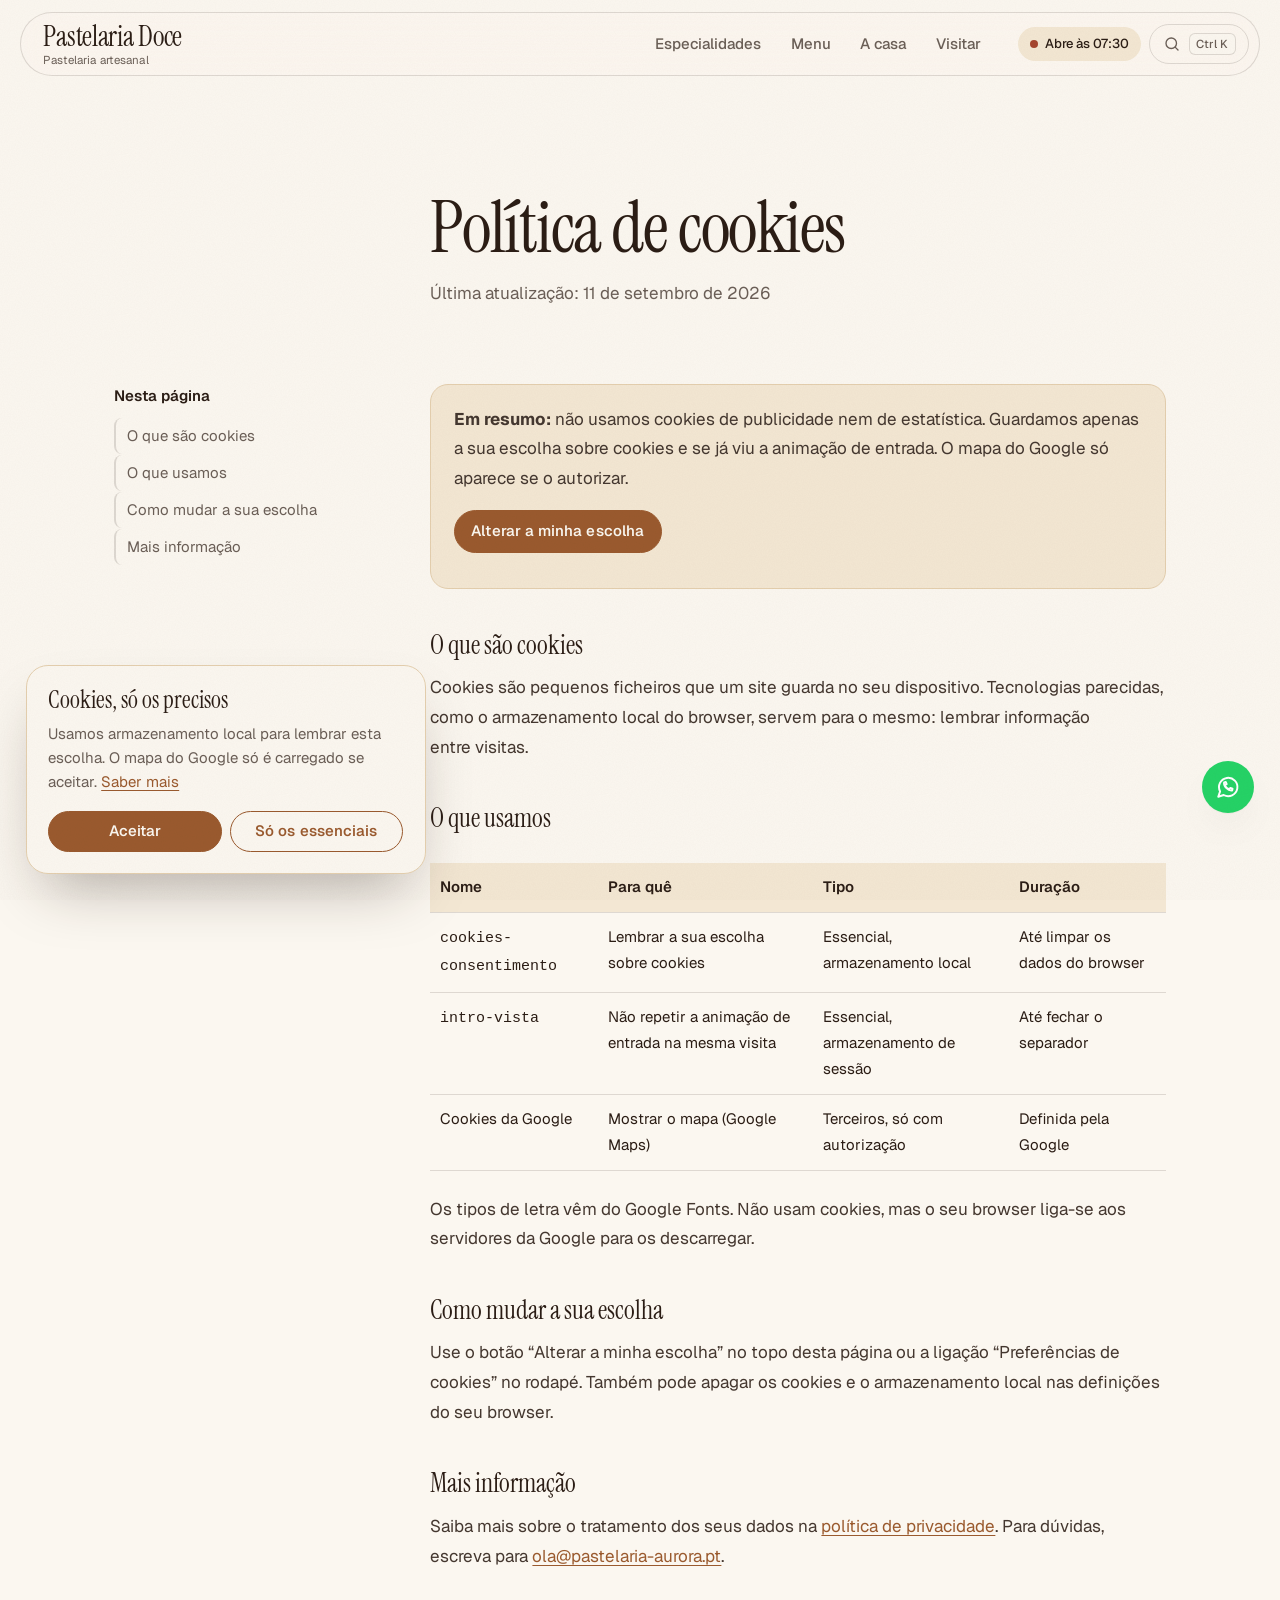
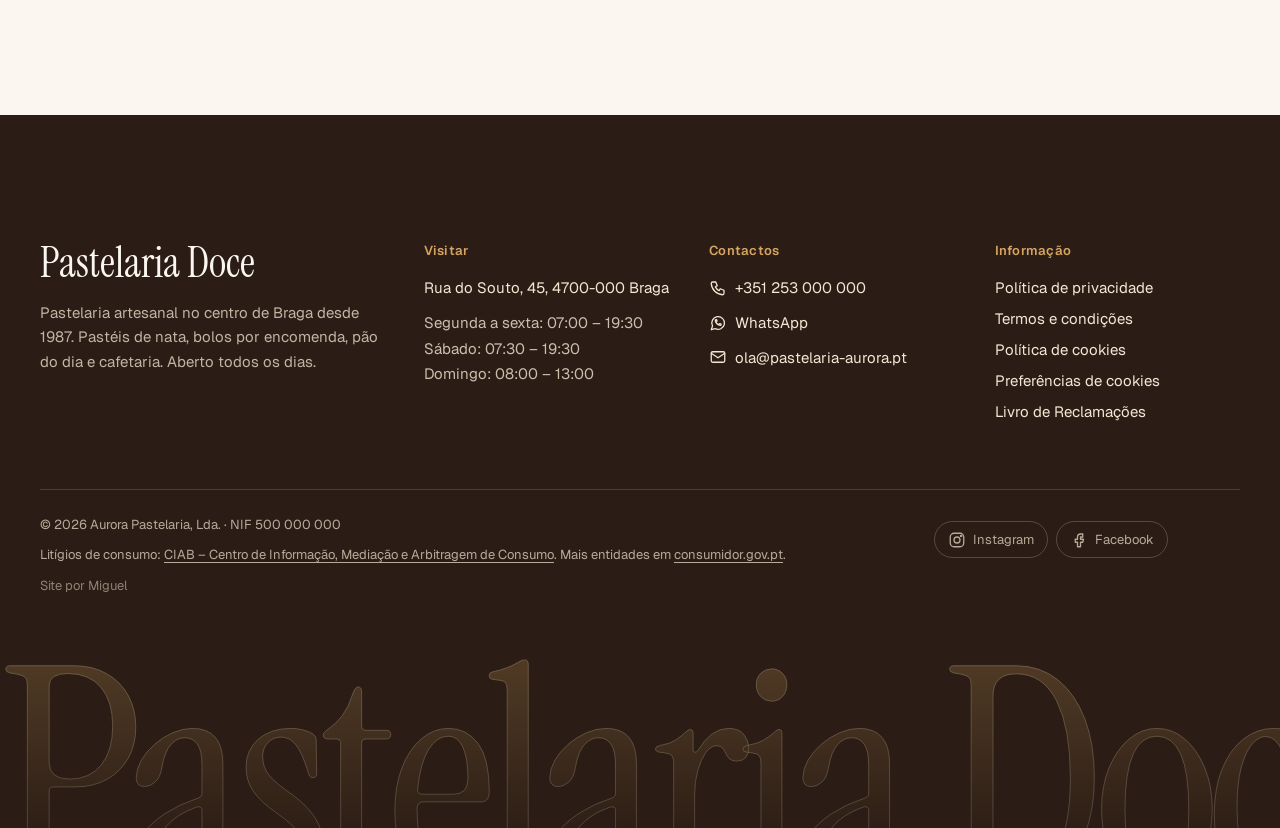
<file: site/cookies.html>
<!DOCTYPE html>
<html lang="pt-PT" data-pagina="cookies">
<head>
<meta charset="utf-8">
<meta name="viewport" content="width=device-width, initial-scale=1">
<!-- META:INICIO (gerado pelo editor — não editar à mão) -->
<title>Política de cookies — Pastelaria Aurora</title>
<meta name="description" content="Que cookies e armazenamento local usa o site da Pastelaria Aurora e como mudar a sua escolha.">
<link rel="canonical" href="https://www.pastelaria-aurora.pt/cookies">
<meta property="og:title" content="Política de cookies — Pastelaria Aurora">
<meta property="og:type" content="website">
<!-- META:FIM -->
<meta name="theme-color" content="#FBF7F0">
<link rel="icon" href="assets/img/favicon.svg" type="image/svg+xml">
<link rel="preconnect" href="https://fonts.googleapis.com">
<link rel="preconnect" href="https://fonts.gstatic.com" crossorigin>
<link rel="stylesheet" href="https://fonts.googleapis.com/css2?family=Geist:wght@300..700&family=Instrument+Serif:ital@0;1&display=swap">
<link rel="stylesheet" href="assets/css/site.css">
<script src="config.js"></script>
<script src="assets/js/boot.js"></script>
<script src="assets/js/site.js" defer></script>
</head>
<body>
<a class="saltar" href="#conteudo">Saltar para o conteúdo</a>
<div class="progresso" aria-hidden="true"></div>
<div data-slot="topo"></div>

<main id="conteudo" class="legal" tabindex="-1">
  <header class="legal__cab">
    <h1>Política de cookies</h1>
    <p>Última atualização: <span data-cfg-data="legal.atualizado"></span></p>
  </header>

  <nav class="legal__indice" aria-label="Nesta página">
    <p>Nesta página</p>
    <ol data-indice></ol>
  </nav>

  <article class="legal__texto">
    <div class="legal__caixa">
      <p><strong>Em resumo:</strong> não usamos cookies de publicidade nem de estatística. Guardamos apenas a sua escolha sobre cookies e se já viu a animação de entrada. O mapa do Google só aparece se o autorizar.</p>
      <p><button type="button" class="btn btn--pequeno" data-abrir-cookies>Alterar a minha escolha</button></p>
    </div>

    <h2>O que são cookies</h2>
    <p>Cookies são pequenos ficheiros que um site guarda no seu dispositivo. Tecnologias parecidas, como o armazenamento local do browser, servem para o mesmo: lembrar informação entre visitas.</p>

    <h2>O que usamos</h2>
    <div class="tabela-rolar">
      <table>
        <thead><tr><th scope="col">Nome</th><th scope="col">Para quê</th><th scope="col">Tipo</th><th scope="col">Duração</th></tr></thead>
        <tbody>
          <tr><td><code>cookies-consentimento</code></td><td>Lembrar a sua escolha sobre cookies</td><td>Essencial, armazenamento local</td><td>Até limpar os dados do browser</td></tr>
          <tr><td><code>intro-vista</code></td><td>Não repetir a animação de entrada na mesma visita</td><td>Essencial, armazenamento de sessão</td><td>Até fechar o separador</td></tr>
          <tr><td>Cookies da Google</td><td>Mostrar o mapa (Google Maps)</td><td>Terceiros, só com autorização</td><td>Definida pela Google</td></tr>
        </tbody>
      </table>
    </div>
    <p>Os tipos de letra vêm do Google Fonts. Não usam cookies, mas o seu browser liga-se aos servidores da Google para os descarregar.</p>

    <h2>Como mudar a sua escolha</h2>
    <p>Use o botão “Alterar a minha escolha” no topo desta página ou a ligação “Preferências de cookies” no rodapé. Também pode apagar os cookies e o armazenamento local nas definições do seu browser.</p>

    <h2>Mais informação</h2>
    <p>Saiba mais sobre o tratamento dos seus dados na <a href="privacidade.html">política de privacidade</a>. Para dúvidas, escreva para <a data-cfg-email="legal.emailPrivacidade"></a>.</p>
  </article>
</main>

<div data-slot="rodape"></div>
</body>
</html>
</file>
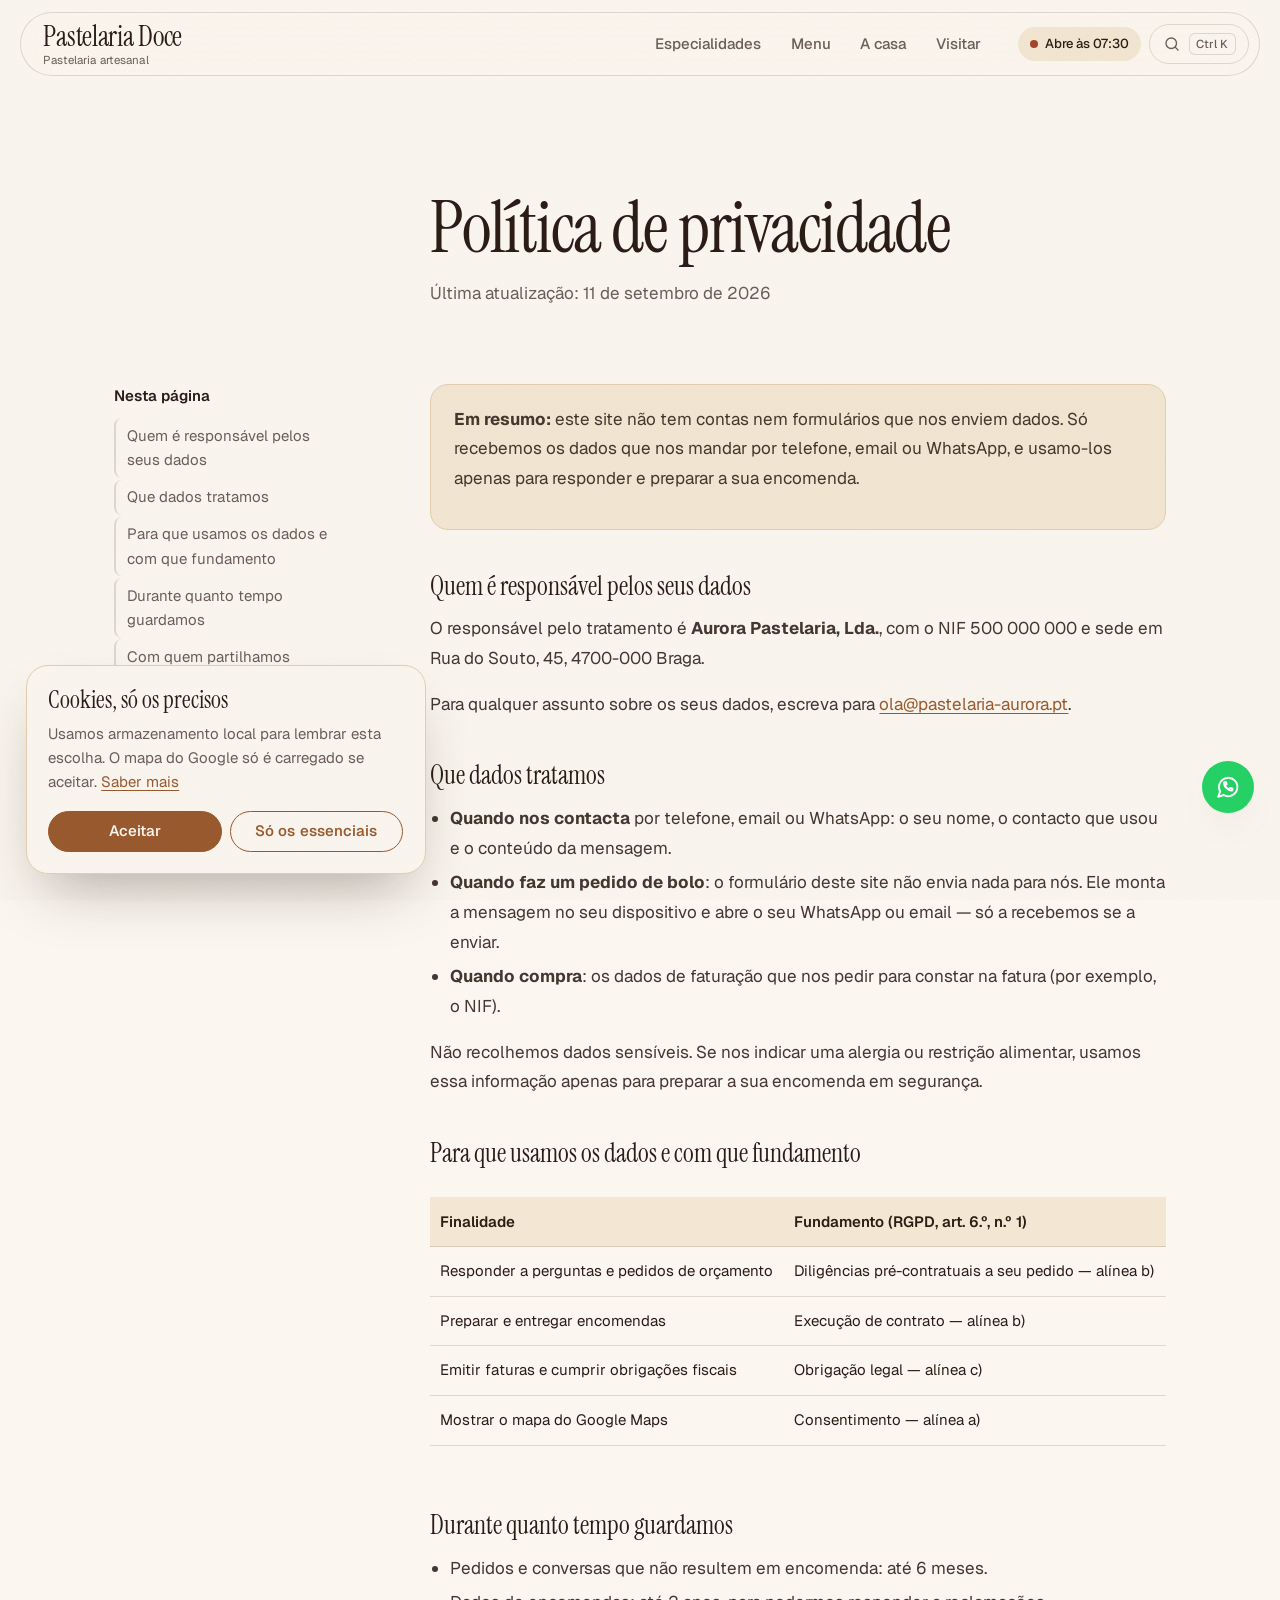
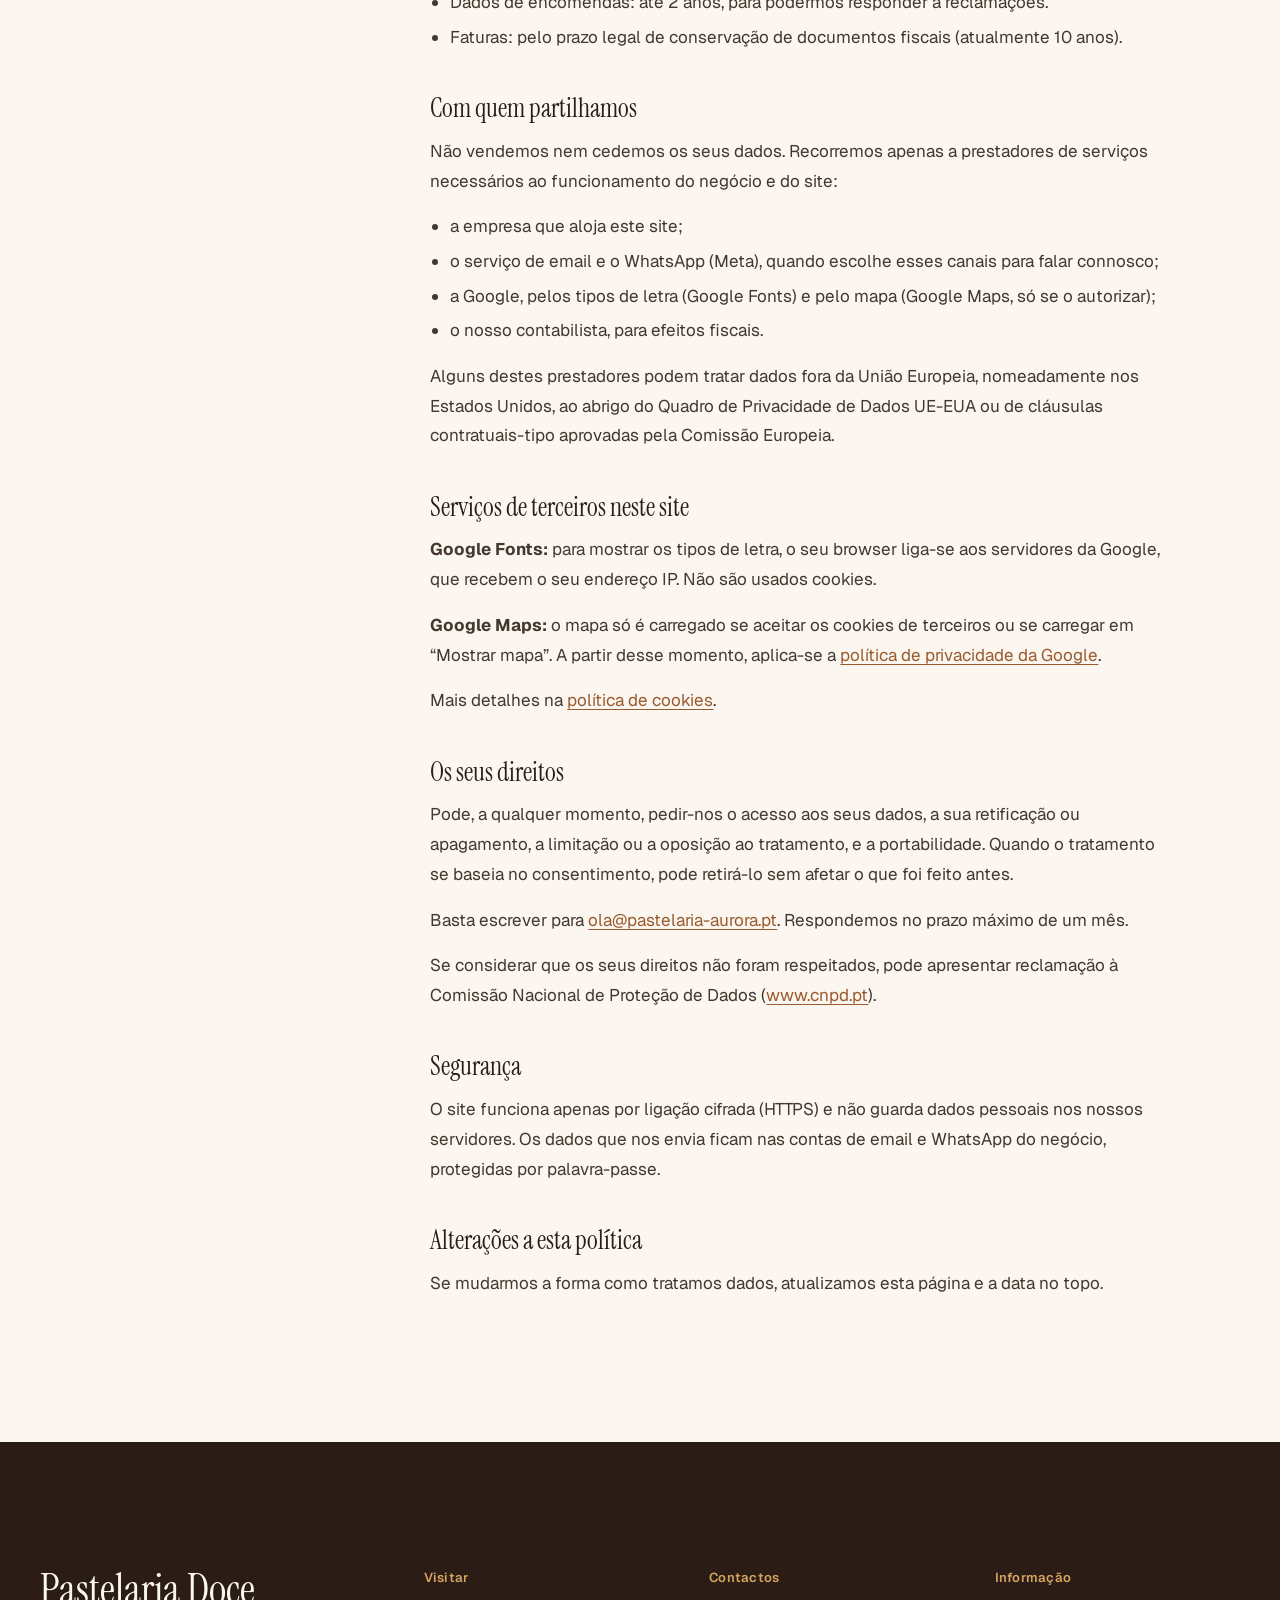
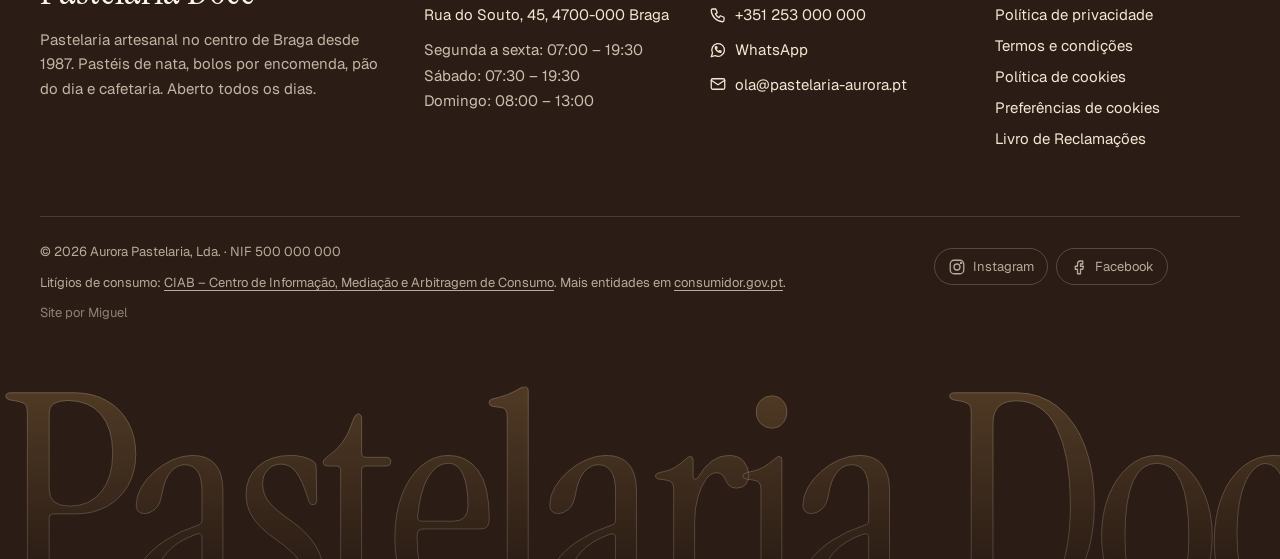
<file: site/privacidade.html>
<!DOCTYPE html>
<html lang="pt-PT" data-pagina="privacidade">
<head>
<meta charset="utf-8">
<meta name="viewport" content="width=device-width, initial-scale=1">
<!-- META:INICIO (gerado pelo editor — não editar à mão) -->
<title>Política de privacidade — Pastelaria Aurora</title>
<meta name="description" content="Como a Pastelaria Aurora trata os seus dados pessoais, durante quanto tempo e como exercer os seus direitos.">
<link rel="canonical" href="https://www.pastelaria-aurora.pt/privacidade">
<meta property="og:title" content="Política de privacidade — Pastelaria Aurora">
<meta property="og:type" content="website">
<!-- META:FIM -->
<meta name="theme-color" content="#FBF7F0">
<link rel="icon" href="assets/img/favicon.svg" type="image/svg+xml">
<link rel="preconnect" href="https://fonts.googleapis.com">
<link rel="preconnect" href="https://fonts.gstatic.com" crossorigin>
<link rel="stylesheet" href="https://fonts.googleapis.com/css2?family=Geist:wght@300..700&family=Instrument+Serif:ital@0;1&display=swap">
<link rel="stylesheet" href="assets/css/site.css">
<script src="config.js"></script>
<script src="assets/js/boot.js"></script>
<script src="assets/js/site.js" defer></script>
</head>
<body>
<a class="saltar" href="#conteudo">Saltar para o conteúdo</a>
<div class="progresso" aria-hidden="true"></div>
<div data-slot="topo"></div>

<main id="conteudo" class="legal" tabindex="-1">
  <header class="legal__cab">
    <h1>Política de privacidade</h1>
    <p>Última atualização: <span data-cfg-data="legal.atualizado"></span></p>
  </header>

  <nav class="legal__indice" aria-label="Nesta página">
    <p>Nesta página</p>
    <ol data-indice></ol>
  </nav>

  <article class="legal__texto">
    <div class="legal__caixa">
      <p><strong>Em resumo:</strong> este site não tem contas nem formulários que nos enviem dados. Só recebemos os dados que nos mandar por telefone, email ou WhatsApp, e usamo-los apenas para responder e preparar a sua encomenda.</p>
    </div>

    <h2>Quem é responsável pelos seus dados</h2>
    <p>O responsável pelo tratamento é <strong data-cfg="legal.denominacao"></strong>, com o NIF <span data-cfg="legal.nif"></span> e sede em <span data-cfg="legal.sede"></span>.</p>
    <p>Para qualquer assunto sobre os seus dados, escreva para <a data-cfg-email="legal.emailPrivacidade"></a>.</p>

    <h2>Que dados tratamos</h2>
    <ul>
      <li><strong>Quando nos contacta</strong> por telefone, email ou WhatsApp: o seu nome, o contacto que usou e o conteúdo da mensagem.</li>
      <li><strong>Quando faz um pedido de bolo</strong>: o formulário deste site não envia nada para nós. Ele monta a mensagem no seu dispositivo e abre o seu WhatsApp ou email — só a recebemos se a enviar.</li>
      <li><strong>Quando compra</strong>: os dados de faturação que nos pedir para constar na fatura (por exemplo, o NIF).</li>
    </ul>
    <p>Não recolhemos dados sensíveis. Se nos indicar uma alergia ou restrição alimentar, usamos essa informação apenas para preparar a sua encomenda em segurança.</p>

    <h2>Para que usamos os dados e com que fundamento</h2>
    <div class="tabela-rolar">
      <table>
        <thead><tr><th scope="col">Finalidade</th><th scope="col">Fundamento (RGPD, art. 6.º, n.º 1)</th></tr></thead>
        <tbody>
          <tr><td>Responder a perguntas e pedidos de orçamento</td><td>Diligências pré-contratuais a seu pedido — alínea b)</td></tr>
          <tr><td>Preparar e entregar encomendas</td><td>Execução de contrato — alínea b)</td></tr>
          <tr><td>Emitir faturas e cumprir obrigações fiscais</td><td>Obrigação legal — alínea c)</td></tr>
          <tr><td>Mostrar o mapa do Google Maps</td><td>Consentimento — alínea a)</td></tr>
        </tbody>
      </table>
    </div>

    <h2>Durante quanto tempo guardamos</h2>
    <ul>
      <li>Pedidos e conversas que não resultem em encomenda: até 6 meses.</li>
      <li>Dados de encomendas: até 2 anos, para podermos responder a reclamações.</li>
      <li>Faturas: pelo prazo legal de conservação de documentos fiscais (atualmente 10 anos).</li>
    </ul>

    <h2>Com quem partilhamos</h2>
    <p>Não vendemos nem cedemos os seus dados. Recorremos apenas a prestadores de serviços necessários ao funcionamento do negócio e do site:</p>
    <ul>
      <li>a empresa que aloja este site;</li>
      <li>o serviço de email e o WhatsApp (Meta), quando escolhe esses canais para falar connosco;</li>
      <li>a Google, pelos tipos de letra (Google Fonts) e pelo mapa (Google Maps, só se o autorizar);</li>
      <li>o nosso contabilista, para efeitos fiscais.</li>
    </ul>
    <p>Alguns destes prestadores podem tratar dados fora da União Europeia, nomeadamente nos Estados Unidos, ao abrigo do Quadro de Privacidade de Dados UE-EUA ou de cláusulas contratuais-tipo aprovadas pela Comissão Europeia.</p>

    <h2>Serviços de terceiros neste site</h2>
    <p><strong>Google Fonts:</strong> para mostrar os tipos de letra, o seu browser liga-se aos servidores da Google, que recebem o seu endereço IP. Não são usados cookies.</p>
    <p><strong>Google Maps:</strong> o mapa só é carregado se aceitar os cookies de terceiros ou se carregar em “Mostrar mapa”. A partir desse momento, aplica-se a <a href="https://policies.google.com/privacy?hl=pt-PT" target="_blank" rel="noopener">política de privacidade da Google</a>.</p>
    <p>Mais detalhes na <a href="cookies.html">política de cookies</a>.</p>

    <h2>Os seus direitos</h2>
    <p>Pode, a qualquer momento, pedir-nos o acesso aos seus dados, a sua retificação ou apagamento, a limitação ou a oposição ao tratamento, e a portabilidade. Quando o tratamento se baseia no consentimento, pode retirá-lo sem afetar o que foi feito antes.</p>
    <p>Basta escrever para <a data-cfg-email="legal.emailPrivacidade"></a>. Respondemos no prazo máximo de um mês.</p>
    <p>Se considerar que os seus direitos não foram respeitados, pode apresentar reclamação à Comissão Nacional de Proteção de Dados (<a href="https://www.cnpd.pt/" target="_blank" rel="noopener">www.cnpd.pt</a>).</p>

    <h2>Segurança</h2>
    <p>O site funciona apenas por ligação cifrada (HTTPS) e não guarda dados pessoais nos nossos servidores. Os dados que nos envia ficam nas contas de email e WhatsApp do negócio, protegidas por palavra-passe.</p>

    <h2>Alterações a esta política</h2>
    <p>Se mudarmos a forma como tratamos dados, atualizamos esta página e a data no topo.</p>
  </article>
</main>

<div data-slot="rodape"></div>
</body>
</html>
</file>
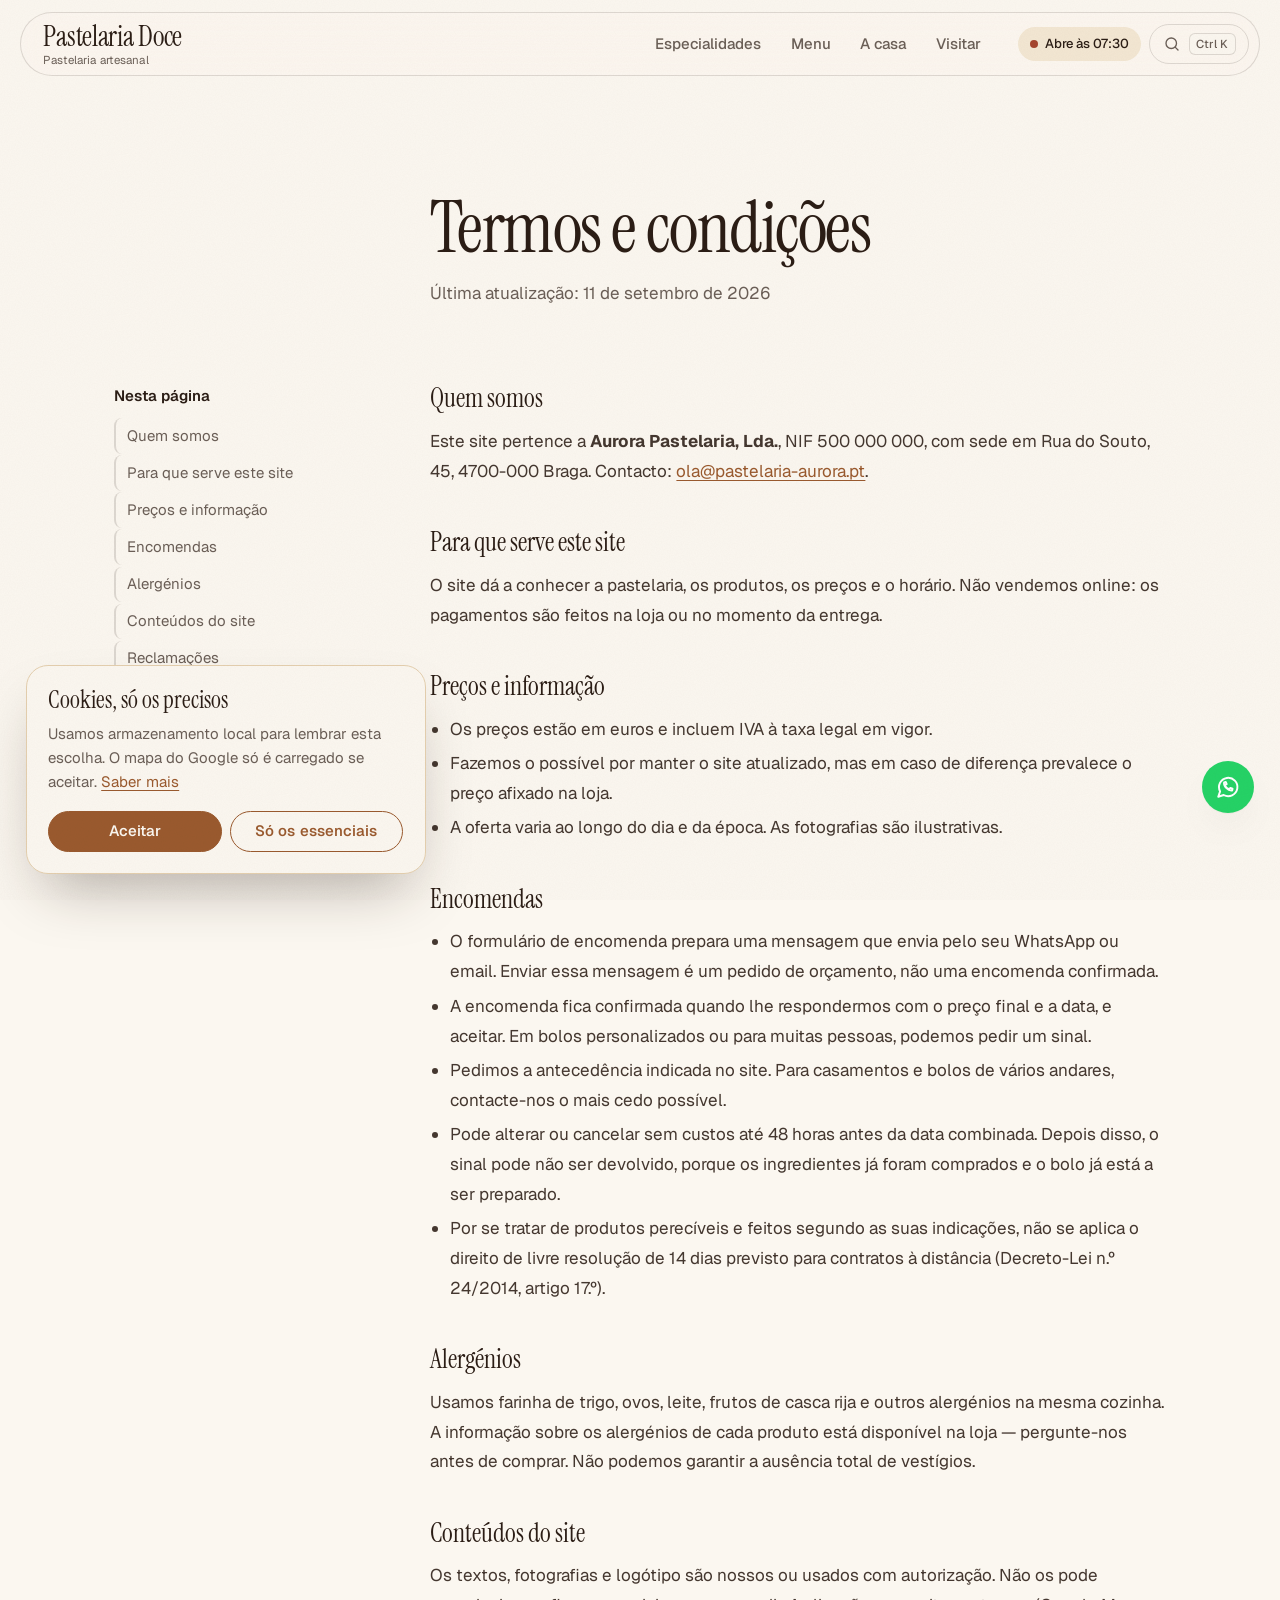
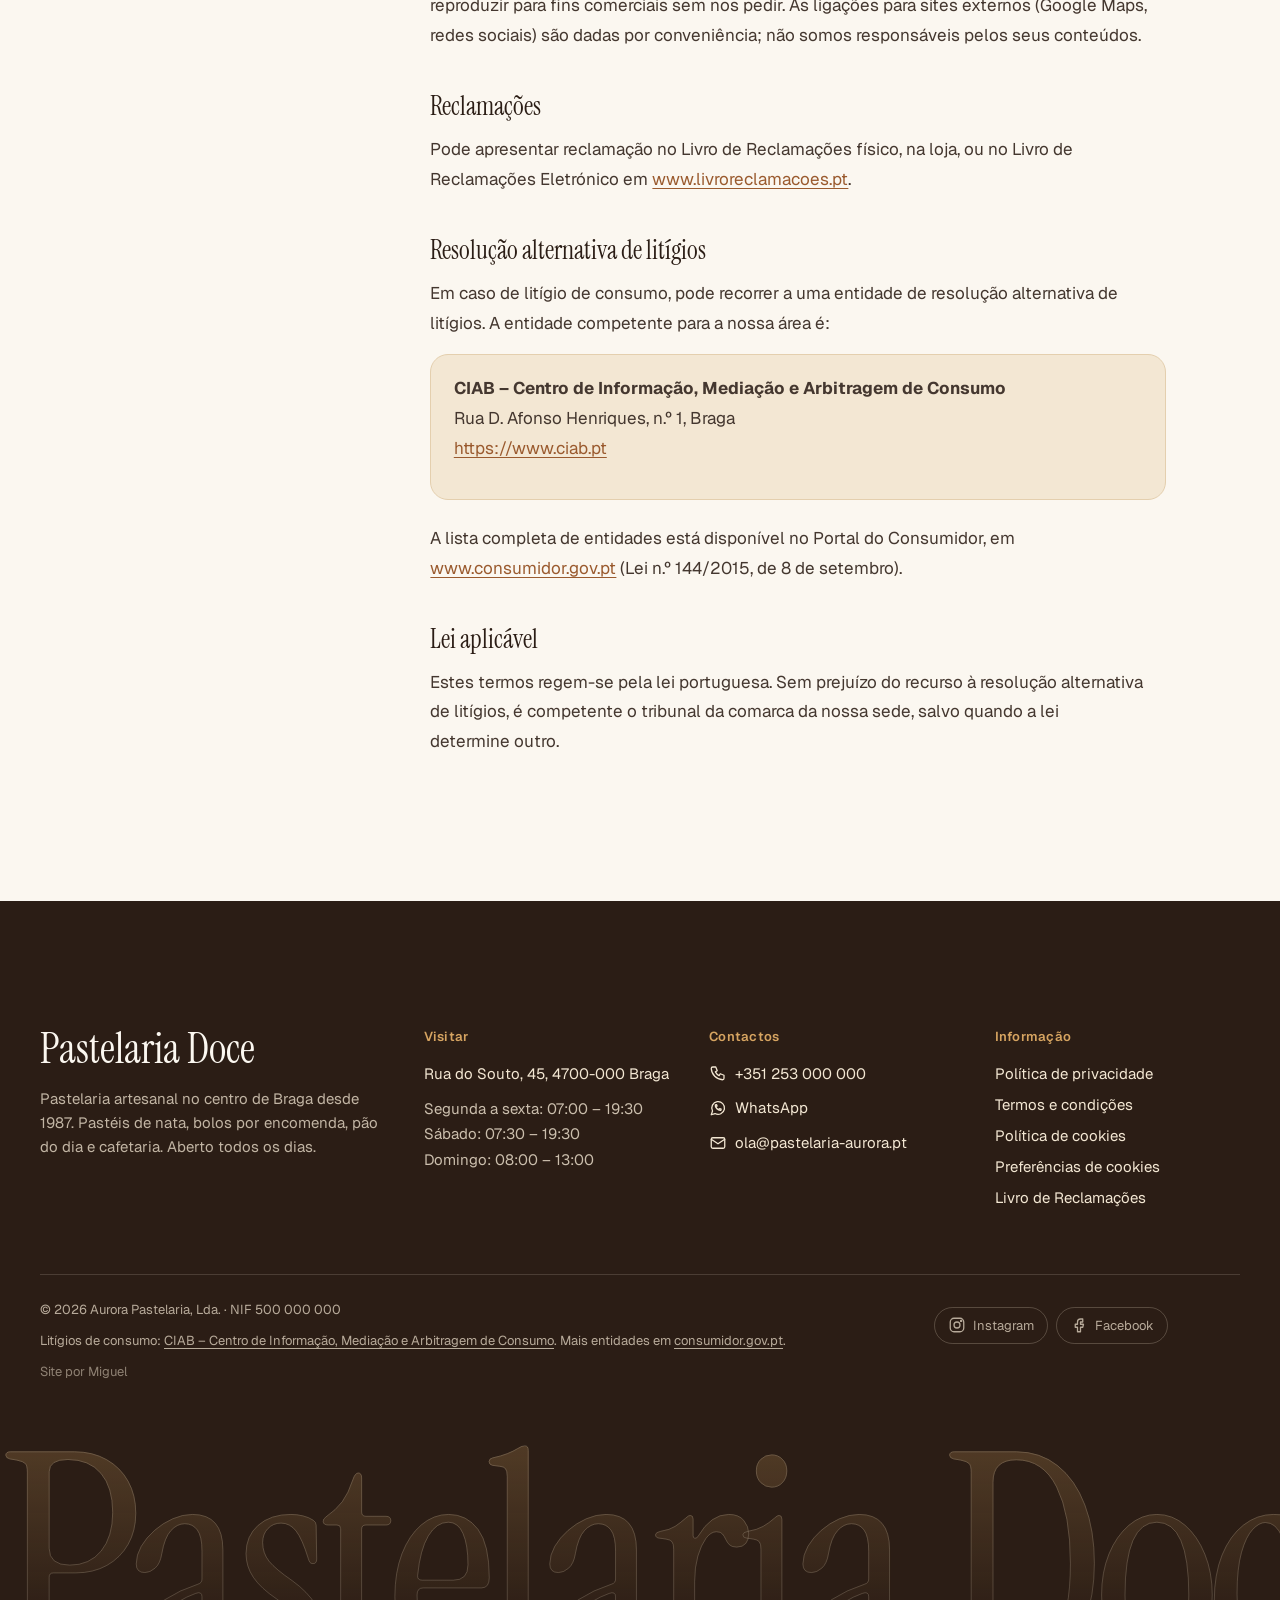
<file: site/termos.html>
<!DOCTYPE html>
<html lang="pt-PT" data-pagina="termos">
<head>
<meta charset="utf-8">
<meta name="viewport" content="width=device-width, initial-scale=1">
<!-- META:INICIO (gerado pelo editor — não editar à mão) -->
<title>Termos e condições — Pastelaria Aurora</title>
<meta name="description" content="Condições de utilização do site, preços, encomendas, alergénios e resolução de litígios da Pastelaria Aurora.">
<link rel="canonical" href="https://www.pastelaria-aurora.pt/termos">
<meta property="og:title" content="Termos e condições — Pastelaria Aurora">
<meta property="og:type" content="website">
<!-- META:FIM -->
<meta name="theme-color" content="#FBF7F0">
<link rel="icon" href="assets/img/favicon.svg" type="image/svg+xml">
<link rel="preconnect" href="https://fonts.googleapis.com">
<link rel="preconnect" href="https://fonts.gstatic.com" crossorigin>
<link rel="stylesheet" href="https://fonts.googleapis.com/css2?family=Geist:wght@300..700&family=Instrument+Serif:ital@0;1&display=swap">
<link rel="stylesheet" href="assets/css/site.css">
<script src="config.js"></script>
<script src="assets/js/boot.js"></script>
<script src="assets/js/site.js" defer></script>
</head>
<body>
<a class="saltar" href="#conteudo">Saltar para o conteúdo</a>
<div class="progresso" aria-hidden="true"></div>
<div data-slot="topo"></div>

<main id="conteudo" class="legal" tabindex="-1">
  <header class="legal__cab">
    <h1>Termos e condições</h1>
    <p>Última atualização: <span data-cfg-data="legal.atualizado"></span></p>
  </header>

  <nav class="legal__indice" aria-label="Nesta página">
    <p>Nesta página</p>
    <ol data-indice></ol>
  </nav>

  <article class="legal__texto">
    <h2>Quem somos</h2>
    <p>Este site pertence a <strong data-cfg="legal.denominacao"></strong>, NIF <span data-cfg="legal.nif"></span>, com sede em <span data-cfg="legal.sede"></span>. Contacto: <a data-cfg-email="contacto.email"></a>.</p>

    <h2>Para que serve este site</h2>
    <p>O site dá a conhecer a pastelaria, os produtos, os preços e o horário. Não vendemos online: os pagamentos são feitos na loja ou no momento da entrega.</p>

    <h2>Preços e informação</h2>
    <ul>
      <li>Os preços estão em euros e incluem IVA à taxa legal em vigor.</li>
      <li>Fazemos o possível por manter o site atualizado, mas em caso de diferença prevalece o preço afixado na loja.</li>
      <li>A oferta varia ao longo do dia e da época. As fotografias são ilustrativas.</li>
    </ul>

    <h2>Encomendas</h2>
    <ul>
      <li>O formulário de encomenda prepara uma mensagem que envia pelo seu WhatsApp ou email. Enviar essa mensagem é um pedido de orçamento, não uma encomenda confirmada.</li>
      <li>A encomenda fica confirmada quando lhe respondermos com o preço final e a data, e aceitar. Em bolos personalizados ou para muitas pessoas, podemos pedir um sinal.</li>
      <li>Pedimos a antecedência indicada no site. Para casamentos e bolos de vários andares, contacte-nos o mais cedo possível.</li>
      <li>Pode alterar ou cancelar sem custos até 48 horas antes da data combinada. Depois disso, o sinal pode não ser devolvido, porque os ingredientes já foram comprados e o bolo já está a ser preparado.</li>
      <li>Por se tratar de produtos perecíveis e feitos segundo as suas indicações, não se aplica o direito de livre resolução de 14 dias previsto para contratos à distância (Decreto-Lei n.º 24/2014, artigo 17.º).</li>
    </ul>

    <h2>Alergénios</h2>
    <p>Usamos farinha de trigo, ovos, leite, frutos de casca rija e outros alergénios na mesma cozinha. A informação sobre os alergénios de cada produto está disponível na loja — pergunte-nos antes de comprar. Não podemos garantir a ausência total de vestígios.</p>

    <h2>Conteúdos do site</h2>
    <p>Os textos, fotografias e logótipo são nossos ou usados com autorização. Não os pode reproduzir para fins comerciais sem nos pedir. As ligações para sites externos (Google Maps, redes sociais) são dadas por conveniência; não somos responsáveis pelos seus conteúdos.</p>

    <h2>Reclamações</h2>
    <p>Pode apresentar reclamação no Livro de Reclamações físico, na loja, ou no Livro de Reclamações Eletrónico em <a href="https://www.livroreclamacoes.pt/" target="_blank" rel="noopener">www.livroreclamacoes.pt</a>.</p>

    <h2>Resolução alternativa de litígios</h2>
    <p>Em caso de litígio de consumo, pode recorrer a uma entidade de resolução alternativa de litígios. A entidade competente para a nossa área é:</p>
    <div class="legal__caixa">
      <p><strong data-cfg="legal.ralNome"></strong><br><span data-cfg="legal.ralMorada"></span><br><a data-cfg-href="legal.ralSite" data-cfg="legal.ralSite" target="_blank" rel="noopener"></a></p>
    </div>
    <p>A lista completa de entidades está disponível no Portal do Consumidor, em <a href="https://www.consumidor.gov.pt/" target="_blank" rel="noopener">www.consumidor.gov.pt</a> (Lei n.º 144/2015, de 8 de setembro).</p>

    <h2>Lei aplicável</h2>
    <p>Estes termos regem-se pela lei portuguesa. Sem prejuízo do recurso à resolução alternativa de litígios, é competente o tribunal da comarca da nossa sede, salvo quando a lei determine outro.</p>
  </article>
</main>

<div data-slot="rodape"></div>
</body>
</html>
</file>
<file: site/assets/css/site.css>
/* ==========================================================================
   Pastelaria — folha de estilos
   As 5 cores base vêm do config.js (aplicadas pelo boot.js).
   ========================================================================== */

:root {
  --c-fundo: #FBF7F0;      /* farinha */
  --c-creme: #F3E7D3;      /* creme de nata */
  --c-areia: #E4CFAE;      /* areia / massa crua */
  --c-destaque: #9A5A2E;   /* caramelo queimado */
  --c-texto: #2B1D15;      /* cacau */
  --c-massa: #D6A461;      /* massa folhada dourada */
  --c-texto-2: #6B5647;
  --c-linha: rgba(43, 29, 21, .14);
  --c-destaque-2: #7C4522;
  --c-sobre-destaque: #FFFBF5;
  --c-aberto: #3F7D4E;
  --c-quase: #B7791F;
  --c-fechado: #A5462E;

  --f-display: "Instrument Serif", "Iowan Old Style", "Palatino Linotype", Georgia, serif;
  --f-texto: "Geist", ui-sans-serif, system-ui, -apple-system, "Segoe UI", Roboto, sans-serif;

  --t-1: .8125rem;  --t-2: .9375rem;  --t-3: 1.0625rem;  --t-4: 1.25rem;
  --t-5: 1.625rem;  --t-6: clamp(2.25rem, 4.6vw, 3.5rem);
  --t-hero: clamp(2.9rem, 7.4vw, 6.75rem);

  --e-1: .5rem; --e-2: 1rem; --e-3: 1.5rem; --e-4: 2.5rem; --e-5: 4rem; --e-6: clamp(4.5rem, 10vw, 8.5rem);
  --raio: 18px;
  --raio-pill: 999px;
  --raio-arco: 999px 999px var(--raio) var(--raio);
  --sombra: 0 1px 1px rgba(43, 29, 21, .04), 0 18px 40px -18px rgba(43, 29, 21, .28);
  --ease: cubic-bezier(.2, .75, .15, 1);
  --largura: 1240px;
  --margem: clamp(1.1rem, 4vw, 2.5rem);
}

@supports (color: color-mix(in oklab, red, blue)) {
  :root {
    --c-texto-2: color-mix(in oklab, var(--c-texto) 66%, var(--c-fundo));
    --c-linha: color-mix(in oklab, var(--c-texto) 14%, transparent);
    --c-destaque-2: color-mix(in oklab, var(--c-destaque) 78%, black);
    --c-sobre-destaque: color-mix(in oklab, var(--c-fundo) 92%, white);
  }
}

/* ---------- base ---------- */
*, *::before, *::after { box-sizing: border-box; }
html { scroll-behavior: smooth; scroll-padding-top: 96px; -webkit-text-size-adjust: 100%; }
body {
  margin: 0;
  background: var(--c-fundo);
  color: var(--c-texto);
  font: 400 var(--t-3)/1.62 var(--f-texto);
  font-optical-sizing: auto;
  -webkit-font-smoothing: antialiased;
  text-rendering: optimizeLegibility;
  overflow-x: clip;
}
/* grão de papel, muito subtil, sobre tudo */
body::after {
  content: ""; position: fixed; inset: 0; z-index: 200; pointer-events: none;
  opacity: .5; mix-blend-mode: multiply;
  background-image: url("data:image/svg+xml,%3Csvg xmlns='http://www.w3.org/2000/svg' width='160' height='160'%3E%3Cfilter id='n'%3E%3CfeTurbulence type='fractalNoise' baseFrequency='.85' numOctaves='3' stitchTiles='stitch'/%3E%3CfeColorMatrix values='0 0 0 0 .17 0 0 0 0 .11 0 0 0 0 .08 0 0 0 .07 0'/%3E%3C/filter%3E%3Crect width='100%25' height='100%25' filter='url(%23n)'/%3E%3C/svg%3E");
}
img { max-width: 100%; display: block; }
a { color: inherit; }
button, input, select, textarea { font: inherit; color: inherit; }
button { cursor: pointer; }
h1, h2, h3, h4 { margin: 0; font-weight: 400; text-wrap: balance; }
p { margin: 0; text-wrap: pretty; }
ul, ol { margin: 0; padding: 0; list-style: none; }
figure { margin: 0; }
address { font-style: normal; }
[hidden] { display: none !important; }
::selection { background: var(--c-areia); color: var(--c-texto); }
:focus-visible { outline: 2px solid var(--c-destaque); outline-offset: 3px; border-radius: 6px; }
main:focus { outline: none; }

.sr { position: absolute !important; width: 1px; height: 1px; padding: 0; margin: -1px; overflow: hidden; clip: rect(0 0 0 0); white-space: nowrap; border: 0; }
.saltar {
  position: fixed; left: 1rem; top: 1rem; z-index: 1001;
  padding: .7rem 1.1rem; border-radius: var(--raio-pill);
  background: var(--c-texto); color: var(--c-fundo); text-decoration: none; font-weight: 550;
  transform: translateY(-160%); transition: transform .2s var(--ease);
}
.saltar:focus { transform: none; }
.sem-js { max-width: 40rem; margin: 2rem auto; padding: 1rem 1.25rem; border: 1px solid var(--c-linha); border-radius: var(--raio); }

.link { color: var(--c-destaque); text-decoration: underline; text-decoration-thickness: 1px; text-underline-offset: .2em; transition: color .2s; }
.link:hover { color: var(--c-destaque-2); text-decoration-thickness: 2px; }

/* ---------- títulos ---------- */
.titulo-seccao {
  font-family: var(--f-display);
  font-size: var(--t-6);
  line-height: 1.02;
  letter-spacing: -.015em;
}
.titulo-sub { font-family: var(--f-display); font-size: var(--t-5); line-height: 1.1; }

/* ---------- botões ---------- */
.btn {
  --bg: var(--c-destaque); --fg: var(--c-sobre-destaque); --bd: var(--c-destaque);
  position: relative; display: inline-flex; align-items: center; justify-content: center; gap: .55em;
  min-height: 48px; padding: .8em 1.45em;
  border: 1.5px solid var(--bd); border-radius: var(--raio-pill);
  background: var(--bg); color: var(--fg);
  font-weight: 550; font-size: var(--t-2); letter-spacing: .005em; text-decoration: none; white-space: nowrap;
  overflow: hidden; isolation: isolate;
  transition: transform .25s var(--ease), box-shadow .25s var(--ease), background-color .25s, color .25s, border-color .25s;
}
.btn::before { /* brilho que atravessa o botão */
  content: ""; position: absolute; inset: 0; z-index: -1;
  background: linear-gradient(105deg, transparent 30%, rgba(255, 255, 255, .28) 50%, transparent 70%);
  transform: translateX(-120%); transition: transform .7s var(--ease);
}
.btn:hover { transform: translateY(-2px); box-shadow: 0 12px 26px -12px color-mix(in oklab, var(--c-destaque) 70%, transparent); }
.btn:hover::before { transform: translateX(120%); }
.btn:active { transform: translateY(0) scale(.98); }
.btn--linha { --bg: transparent; --fg: var(--c-destaque); }
.btn--linha:hover { --bg: var(--c-destaque); --fg: var(--c-sobre-destaque); }
.btn--pequeno { min-height: 40px; padding: .5em 1.1em; }
.btn--escuro { --bg: var(--c-texto); --bd: var(--c-texto); --fg: var(--c-fundo); }

.btn-icone {
  display: inline-flex; align-items: center; gap: .5rem;
  min-height: 40px; padding: 0 .8rem; border-radius: var(--raio-pill);
  border: 1px solid var(--c-linha); background: transparent;
  font-size: var(--t-1); color: var(--c-texto-2);
  transition: background-color .2s, border-color .2s, color .2s;
}
.btn-icone:hover { background: var(--c-creme); border-color: var(--c-areia); color: var(--c-texto); }
.btn-icone svg { width: 18px; height: 18px; fill: none; stroke: currentColor; stroke-width: 1.8; stroke-linecap: round; stroke-linejoin: round; }
kbd {
  font: 500 .72rem/1 var(--f-texto); padding: .28rem .4rem; border-radius: 6px;
  border: 1px solid var(--c-linha); background: var(--c-fundo); color: var(--c-texto-2);
}

/* ---------- barra de progresso de leitura ---------- */
.progresso {
  position: fixed; inset: 0 0 auto; height: 3px; z-index: 120;
  background: linear-gradient(90deg, var(--c-massa), var(--c-destaque));
  transform-origin: 0 50%; transform: scaleX(var(--p, 0));
}
@supports (animation-timeline: scroll()) {
  .progresso { animation: progresso linear both; animation-timeline: scroll(root block); }
  @keyframes progresso { from { transform: scaleX(0); } to { transform: scaleX(1); } }
}

/* ---------- cabeçalho ---------- */
.topo {
  position: fixed; z-index: 100; top: 12px; left: 50%;
  width: min(var(--largura), calc(100% - 1.5rem));
  transform: translate(-50%, 0);
  transition: transform .45s var(--ease), top .3s var(--ease);
}
.topo--escondido { transform: translate(-50%, calc(-100% - 20px)); }
.topo__barra {
  display: flex; align-items: center; gap: var(--e-3);
  min-height: 64px; padding: .5rem .6rem .5rem 1.4rem;
  border-radius: var(--raio-pill);
  background: rgba(251, 247, 240, .78);
  border: 1px solid var(--c-linha);
  -webkit-backdrop-filter: blur(16px) saturate(1.3);
  backdrop-filter: blur(16px) saturate(1.3);
  transition: box-shadow .3s, background-color .3s;
}
@supports (color: color-mix(in oklab, red, blue)) {
  .topo__barra { background: color-mix(in oklab, var(--c-fundo) 78%, transparent); }
}
.topo--rolado .topo__barra { box-shadow: var(--sombra); }

.marca { display: flex; flex-direction: column; line-height: 1; text-decoration: none; margin-right: auto; }
.marca__nome { font-family: var(--f-display); font-size: 1.75rem; letter-spacing: -.01em; }
.marca__tipo { font-size: .72rem; color: var(--c-texto-2); margin-top: .2rem; letter-spacing: .01em; }

.nav { display: flex; gap: .25rem; }
.nav a {
  position: relative; padding: .55rem .8rem; border-radius: var(--raio-pill);
  text-decoration: none; font-size: var(--t-2); font-weight: 500; color: var(--c-texto-2);
  transition: color .2s, background-color .2s;
}
.nav a::after {
  content: ""; position: absolute; left: .8rem; right: .8rem; bottom: .35rem; height: 1.5px;
  background: var(--c-destaque); transform: scaleX(0); transform-origin: right; transition: transform .35s var(--ease);
}
.nav a:hover { color: var(--c-texto); }
.nav a:hover::after, .nav a[aria-current="true"]::after { transform: scaleX(1); transform-origin: left; }
.nav a[aria-current="true"] { color: var(--c-texto); }

.topo__acoes { display: flex; align-items: center; gap: .5rem; }

.estado {
  display: inline-flex; align-items: center; gap: .45rem;
  padding: .4rem .75rem; border-radius: var(--raio-pill);
  background: var(--c-creme); font-size: var(--t-1); font-weight: 500; white-space: nowrap;
}
.estado__ponto { width: 8px; height: 8px; border-radius: 50%; background: var(--cor-estado, var(--c-aberto)); box-shadow: 0 0 0 0 var(--cor-estado, var(--c-aberto)); }
.estado[data-tipo="aberto"] { --cor-estado: var(--c-aberto); }
.estado[data-tipo="quase"] { --cor-estado: var(--c-quase); }
.estado[data-tipo="fechado"] { --cor-estado: var(--c-fechado); }
.estado[data-tipo="aberto"] .estado__ponto { animation: pulso 2.4s ease-out infinite; }
@keyframes pulso {
  0% { box-shadow: 0 0 0 0 color-mix(in oklab, var(--cor-estado) 55%, transparent); }
  100% { box-shadow: 0 0 0 9px transparent; }
}

.menu-btn {
  display: none; width: 44px; height: 44px; border-radius: 50%;
  border: 1px solid var(--c-linha); background: transparent; position: relative;
}
.menu-btn span {
  position: absolute; left: 13px; right: 13px; height: 1.5px; background: var(--c-texto);
  transition: transform .35s var(--ease), top .35s var(--ease);
}
.menu-btn span:first-child { top: 17px; }
.menu-btn span:last-child { top: 25px; }
.menu-btn[aria-expanded="true"] span:first-child { top: 21px; transform: rotate(45deg); }
.menu-btn[aria-expanded="true"] span:last-child { top: 21px; transform: rotate(-45deg); }

/* ---------- abertura (hero) ---------- */
.hero {
  width: min(var(--largura), 100% - 2 * var(--margem));
  margin: 0 auto;
  padding: calc(64px + clamp(3rem, 9vw, 7rem)) 0 var(--e-5);
  display: grid; grid-template-columns: minmax(0, 1.45fr) minmax(0, 1fr);
  gap: clamp(2rem, 5vw, 5rem); align-items: end;
}
.hero__origem { font-size: var(--t-2); color: var(--c-texto-2); margin-bottom: var(--e-3); }
.hero__titulo {
  font-family: var(--f-display);
  font-size: var(--t-hero); line-height: .98; letter-spacing: -.025em;
  text-wrap: balance;
}
.hero__lead { max-width: 34rem; margin-top: var(--e-3); font-size: var(--t-4); line-height: 1.5; color: var(--c-texto-2); }
.hero__acoes { display: flex; flex-wrap: wrap; gap: .75rem; margin-top: var(--e-4); }
.hero__hoje { margin-top: var(--e-3); font-size: var(--t-2); color: var(--c-texto-2); }
.hero__hoje strong { color: var(--c-texto); font-weight: 550; }

/* fotografias pequenas dentro do título */
.titulo-foto {
  display: inline-block; vertical-align: -.06em;
  width: 1.85em; height: .8em; margin: 0 .1em;
  border-radius: var(--raio-pill); overflow: hidden;
  background: var(--c-areia);
  box-shadow: inset 0 0 0 1px var(--c-linha);
}
.titulo-foto img { width: 100%; height: 100%; object-fit: cover; }

/* palavras que sobem na abertura */
.pal { display: inline-block; overflow: hidden; vertical-align: top; padding-bottom: .08em; margin-bottom: -.08em; }
.pal > span { display: inline-block; }

.hero__foto { position: relative; }
.arco { position: relative; overflow: hidden; border-radius: var(--raio-arco); background: var(--c-areia); }
.arco img { width: 100%; height: 100%; object-fit: cover; }
.arco--hero { aspect-ratio: 4 / 5; box-shadow: var(--sombra); }
.arco--hero img { transform: scale(1.08); transform-origin: 50% 30%; will-change: transform; }
.arco--baixo { border-radius: var(--raio) var(--raio) 999px 999px; }

.selo {
  position: absolute; left: clamp(-3.5rem, -4vw, -1.5rem); bottom: 12%;
  width: clamp(118px, 12vw, 150px); aspect-ratio: 1;
  border-radius: 50%; background: var(--c-fundo);
  box-shadow: var(--sombra);
  display: grid; place-items: center;
}
.selo__texto { position: absolute; inset: 6px; width: calc(100% - 12px); height: calc(100% - 12px); animation: roda 26s linear infinite; }
.selo__texto text { font: 500 13.5px var(--f-texto); letter-spacing: .12em; fill: var(--c-texto); }
.selo__nata { width: 38%; height: 38%; }
@keyframes roda { to { transform: rotate(360deg); } }

/* ---------- faixa de produtos ---------- */
.faixa {
  overflow: hidden; padding: 1.1rem 0;
  background: var(--c-creme);
  border-block: 1px solid var(--c-linha);
  -webkit-mask-image: linear-gradient(90deg, transparent, #000 8%, #000 92%, transparent);
  mask-image: linear-gradient(90deg, transparent, #000 8%, #000 92%, transparent);
}
.faixa__pista { display: flex; width: max-content; animation: desliza 48s linear infinite; }
.faixa:hover .faixa__pista { animation-play-state: paused; }
.faixa__item {
  display: inline-flex; align-items: center; gap: 1.4rem; padding-right: 1.4rem;
  font-family: var(--f-display); font-style: italic; font-size: clamp(1.5rem, 2.6vw, 2.25rem); white-space: nowrap;
}
.faixa__item svg { width: 22px; height: 22px; flex: none; }
@keyframes desliza { to { transform: translateX(-50%); } }

/* ---------- secções ---------- */
.seccao { padding: var(--e-6) 0; }
.seccao > * { width: min(var(--largura), 100% - 2 * var(--margem)); margin-inline: auto; }
.seccao--creme { background: var(--c-creme); }
.seccao__cab {
  display: grid; grid-template-columns: minmax(0, 1fr) minmax(0, 22rem);
  align-items: end; gap: var(--e-3); margin-bottom: var(--e-5);
}
.seccao__cab p { color: var(--c-texto-2); justify-self: end; text-align: right; max-width: 22rem; }

/* ---------- especialidades (bento) ---------- */
.bento {
  display: grid; gap: clamp(1rem, 2vw, 1.5rem);
  grid-template-columns: 1.25fr 1fr 1fr;
  grid-template-rows: auto auto;
}
/* grelha conforme o número de especialidades (1 a 5) — nunca fica buraco */
.bento--1 { grid-template-columns: 1fr; }
.bento--2 { grid-template-columns: 1.25fr 1fr; }
.bento--2 .prato--grande { grid-row: auto; }
.bento--3 { grid-template-columns: 1.25fr 1fr; }
.bento--4 .prato:nth-child(4) { grid-column: 2 / span 2; }
.bento--4 .prato:nth-child(4) .prato__foto { aspect-ratio: 16 / 7; }
.prato { display: flex; flex-direction: column; gap: 1rem; }
.prato--grande { grid-row: span 2; }
.prato__foto {
  position: relative; overflow: hidden; border-radius: var(--raio); background: var(--c-areia);
  aspect-ratio: 4 / 3;
}
.prato--grande .prato__foto { aspect-ratio: auto; flex: 1; min-height: 420px; border-radius: var(--raio-arco); }
.prato__foto img { width: 100%; height: 100%; object-fit: cover; transition: transform 1.1s var(--ease); }
.prato:hover .prato__foto img { transform: scale(1.06); }
.prato__topo { display: flex; align-items: baseline; justify-content: space-between; gap: 1rem; }
.prato__nome { font-family: var(--f-display); font-size: var(--t-5); line-height: 1.1; }
.prato--grande .prato__nome { font-size: clamp(1.8rem, 3vw, 2.4rem); }
.prato__preco {
  flex: none; padding: .25rem .7rem; border-radius: var(--raio-pill);
  background: var(--c-creme); border: 1px solid var(--c-areia);
  font-size: var(--t-1); font-weight: 550; font-variant-numeric: tabular-nums;
}
.prato__desc { color: var(--c-texto-2); font-size: var(--t-2); max-width: 32rem; }

/* ---------- menu ---------- */
.menu { display: grid; grid-template-columns: 15rem minmax(0, 1fr); column-gap: clamp(2rem, 5vw, 4.5rem); row-gap: 1.25rem; }
.menu__tabs { grid-row: span 2; display: flex; flex-direction: column; gap: .25rem; position: sticky; top: 100px; align-self: start; }
.menu__tab {
  display: flex; align-items: baseline; justify-content: space-between; gap: 1rem;
  padding: .7rem 1rem; border: 0; border-radius: 12px; background: transparent; text-align: left;
  font-family: var(--f-display); font-size: 1.55rem; color: var(--c-texto-2);
  transition: background-color .25s, color .25s;
}
.menu__tab small { font-family: var(--f-texto); font-size: var(--t-1); font-variant-numeric: tabular-nums; }
.menu__tab:hover { color: var(--c-texto); background: color-mix(in oklab, var(--c-areia) 45%, transparent); }
.menu__tab[aria-selected="true"] { color: var(--c-texto); background: var(--c-fundo); box-shadow: inset 0 0 0 1px var(--c-linha); }
.menu__filtros { display: flex; flex-wrap: wrap; gap: .5rem; }
.chip {
  display: inline-flex; align-items: center; gap: .4rem; min-height: 36px; padding: .35rem .85rem;
  border-radius: var(--raio-pill); border: 1px solid var(--c-areia); background: transparent;
  font-size: var(--t-1); font-weight: 500; color: var(--c-texto-2); transition: all .2s;
}
.chip:hover { border-color: var(--c-destaque); color: var(--c-texto); }
.chip[aria-pressed="true"] { background: var(--c-texto); border-color: var(--c-texto); color: var(--c-fundo); }
.menu__painel { animation: aparece .45s var(--ease); }
.menu__lista { display: grid; grid-template-columns: 1fr 1fr; column-gap: clamp(2rem, 4vw, 3.5rem); }
.item { padding: 1.15rem 0; border-bottom: 1px dashed color-mix(in oklab, var(--c-texto) 22%, transparent); }
.item__linha { display: flex; align-items: baseline; gap: .6rem; }
.item__nome { font-weight: 550; font-size: var(--t-3); }
.item__pontos { flex: 1; min-width: 1.5rem; border-bottom: 1.5px dotted color-mix(in oklab, var(--c-texto) 35%, transparent); transform: translateY(-.3em); }
.item__preco { font-weight: 600; font-variant-numeric: tabular-nums; white-space: nowrap; color: var(--c-destaque-2); }
.item__desc { margin-top: .2rem; font-size: var(--t-2); color: var(--c-texto-2); }
.item__etiquetas { display: flex; flex-wrap: wrap; gap: .35rem; margin-top: .5rem; }
.etiqueta { padding: .1rem .5rem; border-radius: var(--raio-pill); font-size: .74rem; font-weight: 500; background: var(--c-fundo); border: 1px solid var(--c-areia); color: var(--c-texto-2); }
.etiqueta--da-casa { background: var(--c-destaque); border-color: var(--c-destaque); color: var(--c-sobre-destaque); }
.etiqueta--novidade { background: var(--c-massa); border-color: var(--c-massa); color: var(--c-texto); }
.item--realce { animation: realce 2.2s var(--ease); border-radius: 10px; }
@keyframes realce { 0%, 40% { background: color-mix(in oklab, var(--c-massa) 35%, transparent); box-shadow: 0 0 0 10px color-mix(in oklab, var(--c-massa) 35%, transparent); } 100% { background: transparent; box-shadow: 0 0 0 10px transparent; } }
.menu__vazio { padding: 2rem 0; color: var(--c-texto-2); }
@keyframes aparece { from { opacity: 0; transform: translateY(8px); } to { opacity: 1; transform: none; } }

/* ---------- encomendas ---------- */
.encomendas { display: grid; grid-template-columns: minmax(0, 1fr) minmax(0, 1.05fr); gap: clamp(2rem, 6vw, 6rem); align-items: start; }
.encomendas__intro > p { margin-top: var(--e-3); font-size: var(--t-4); line-height: 1.5; color: var(--c-texto-2); max-width: 30rem; }
.encomendas__foto { margin-top: var(--e-4); aspect-ratio: 5 / 4; max-width: 30rem; }
.pedido {
  position: relative; padding: clamp(1.5rem, 3.5vw, 2.5rem);
  border-radius: 28px; background: var(--c-creme);
  border: 1px solid var(--c-areia);
  display: grid; gap: 1.1rem;
}
.pedido::before { /* marca de papel de pastelaria */
  content: ""; position: absolute; inset: 10px; border-radius: 20px; pointer-events: none;
  border: 1px dashed color-mix(in oklab, var(--c-destaque) 35%, transparent);
}
.pedido__titulo { font-family: var(--f-display); font-size: var(--t-5); }
.pedido__dupla { display: grid; grid-template-columns: 1fr 1fr; gap: 1rem; }
.campo { display: grid; gap: .4rem; position: relative; }
.campo label, .campo legend { font-size: var(--t-1); font-weight: 550; }
.campo__opcional { font-weight: 400; color: var(--c-texto-2); }
.campo input[type="text"], .campo input[type="date"], .campo input[type="number"], .campo select, .campo textarea {
  width: 100%; min-height: 48px; padding: .7rem .9rem;
  border-radius: 12px; border: 1px solid var(--c-areia); background: var(--c-fundo);
  transition: border-color .2s, box-shadow .2s;
}
.campo textarea { resize: vertical; min-height: 88px; }
.campo select { appearance: none; background-image: linear-gradient(45deg, transparent 50%, var(--c-texto-2) 50%), linear-gradient(135deg, var(--c-texto-2) 50%, transparent 50%); background-position: calc(100% - 18px) 55%, calc(100% - 13px) 55%; background-size: 5px 5px; background-repeat: no-repeat; padding-right: 2.2rem; }
.campo input:focus, .campo select:focus, .campo textarea:focus { outline: none; border-color: var(--c-destaque); box-shadow: 0 0 0 4px color-mix(in oklab, var(--c-destaque) 16%, transparent); }
.campo__erro { display: none; font-size: var(--t-1); color: var(--c-fechado); }
.campo--erro input, .campo--erro select { border-color: var(--c-fechado); }
.campo--erro .campo__erro { display: block; }
.campo--opcoes { border: 0; padding: 0; margin: 0; display: flex; flex-wrap: wrap; gap: .5rem; }
.campo--opcoes legend { width: 100%; margin-bottom: .4rem; }
.opcao { position: relative; }
.opcao input { position: absolute; opacity: 0; inset: 0; margin: 0; cursor: pointer; }
.opcao span { display: inline-flex; min-height: 44px; align-items: center; padding: .5rem 1rem; border-radius: var(--raio-pill); border: 1px solid var(--c-areia); background: var(--c-fundo); font-size: var(--t-2); transition: all .2s; }
.opcao input:checked + span { background: var(--c-texto); color: var(--c-fundo); border-color: var(--c-texto); }
.opcao input:focus-visible + span { outline: 2px solid var(--c-destaque); outline-offset: 2px; }
.contador { display: grid; grid-template-columns: 48px 1fr 48px; border: 1px solid var(--c-areia); border-radius: 12px; overflow: hidden; background: var(--c-fundo); }
.contador input { border: 0 !important; border-radius: 0 !important; text-align: center; font-variant-numeric: tabular-nums; -moz-appearance: textfield; min-height: 46px !important; box-shadow: none !important; }
.contador input::-webkit-outer-spin-button, .contador input::-webkit-inner-spin-button { -webkit-appearance: none; margin: 0; }
.contador__btn { border: 0; background: transparent; font-size: 1.25rem; transition: background-color .2s; }
.contador__btn:hover { background: var(--c-creme); }
.pedido__estimativa { display: block; padding: .9rem 1rem; border-radius: 14px; background: var(--c-fundo); font-size: var(--t-2); color: var(--c-texto-2); }
.pedido__estimativa strong { font-family: var(--f-display); font-size: 1.6rem; font-weight: 400; color: var(--c-texto); font-variant-numeric: tabular-nums; }
.pedido__acoes { display: flex; flex-wrap: wrap; gap: .6rem; }
.pedido__nota { font-size: var(--t-1); color: var(--c-texto-2); }

/* ---------- a casa + processo ---------- */
.casa { display: grid; grid-template-columns: 1fr 1.1fr .7fr; gap: clamp(1.5rem, 4vw, 3.5rem); align-items: center; }
.casa__foto1 { aspect-ratio: 3 / 4; }
.casa__foto2 { aspect-ratio: 1; border-radius: 50%; overflow: hidden; background: var(--c-areia); align-self: end; }
.casa__foto2 img { width: 100%; height: 100%; object-fit: cover; }
.casa__paragrafos { display: grid; gap: 1rem; margin-top: var(--e-3); color: var(--c-texto-2); font-size: var(--t-4); line-height: 1.55; }
.casa__paragrafos p:first-child { color: var(--c-texto); font-family: var(--f-display); font-size: clamp(1.45rem, 2.2vw, 1.8rem); line-height: 1.3; }
.processo-cab { margin-top: var(--e-6); margin-bottom: var(--e-4); }
.processo { counter-reset: passo; display: grid; grid-template-columns: repeat(4, 1fr); gap: clamp(1rem, 2.5vw, 2rem); position: relative; }
.processo::before { /* linha do tempo */
  content: ""; position: absolute; left: 0; right: 0; top: 1.05rem; height: 1.5px;
  background: repeating-linear-gradient(90deg, var(--c-destaque) 0 6px, transparent 6px 12px); opacity: .5;
}
.passo { position: relative; display: grid; gap: .8rem; }
.passo__hora {
  justify-self: start; position: relative; z-index: 1;
  padding: .3rem .8rem; border-radius: var(--raio-pill); background: var(--c-texto); color: var(--c-fundo);
  font-size: var(--t-1); font-weight: 600; font-variant-numeric: tabular-nums; letter-spacing: .02em;
}
.passo__foto { aspect-ratio: 4 / 5; border-radius: var(--raio); overflow: hidden; background: var(--c-areia); }
.passo__foto img { width: 100%; height: 100%; object-fit: cover; transition: transform 1s var(--ease); }
.passo:hover .passo__foto img { transform: scale(1.05); }
.passo__tit { font-family: var(--f-display); font-size: var(--t-5); line-height: 1.1; }
.passo__txt { font-size: var(--t-2); color: var(--c-texto-2); }

/* ---------- galeria ---------- */
.galeria { columns: 3 280px; column-gap: 1rem; }
.galeria__item {
  display: block; width: 100%; margin: 0 0 1rem; padding: 0; border: 0; background: var(--c-areia);
  border-radius: var(--raio); overflow: hidden; break-inside: avoid; cursor: zoom-in; position: relative;
}
.galeria__item:nth-child(3n+1) img { aspect-ratio: 4 / 5; }
.galeria__item:nth-child(3n+2) img { aspect-ratio: 1; }
.galeria__item:nth-child(3n) img { aspect-ratio: 4 / 3; }
.galeria__item img { width: 100%; object-fit: cover; transition: transform 1s var(--ease), filter .4s; }
.galeria__item:hover img { transform: scale(1.04); filter: saturate(1.08); }

/* ---------- perguntas ---------- */
.faq { display: grid; grid-template-columns: minmax(0, .8fr) minmax(0, 1.2fr); gap: clamp(2rem, 6vw, 6rem); align-items: start; }
.faq__cab p { margin-top: 1rem; color: var(--c-texto-2); }
.faq__cab { position: sticky; top: 110px; }
.pergunta { border-bottom: 1px solid var(--c-linha); }
.pergunta summary {
  display: flex; justify-content: space-between; align-items: center; gap: 1.5rem;
  padding: 1.35rem 0; cursor: pointer; list-style: none;
  font-family: var(--f-display); font-size: clamp(1.3rem, 2vw, 1.6rem); line-height: 1.2;
}
.pergunta summary::-webkit-details-marker { display: none; }
.pergunta__sinal { flex: none; width: 36px; height: 36px; border-radius: 50%; border: 1px solid var(--c-areia); position: relative; transition: background-color .3s, transform .45s var(--ease); }
.pergunta__sinal::before, .pergunta__sinal::after { content: ""; position: absolute; left: 50%; top: 50%; width: 12px; height: 1.5px; background: currentColor; transform: translate(-50%, -50%); }
.pergunta__sinal::after { transform: translate(-50%, -50%) rotate(90deg); transition: transform .45s var(--ease); }
.pergunta[open] .pergunta__sinal { background: var(--c-texto); color: var(--c-fundo); transform: rotate(180deg); }
.pergunta[open] .pergunta__sinal::after { transform: translate(-50%, -50%) rotate(0deg); }
.pergunta__resp { padding: 0 3.5rem 1.4rem 0; color: var(--c-texto-2); }
.pergunta summary:hover { color: var(--c-destaque-2); }
@supports (interpolate-size: allow-keywords) {
  .faq { interpolate-size: allow-keywords; }
  .pergunta::details-content { height: 0; overflow: clip; transition: height .45s var(--ease), content-visibility .45s allow-discrete; }
  .pergunta[open]::details-content { height: auto; }
}

/* ---------- visitar ---------- */
.visitar { display: grid; grid-template-columns: minmax(0, 1fr) minmax(0, 1.1fr); gap: clamp(2rem, 5vw, 5rem); align-items: stretch; }
.estado-grande { margin-top: 1rem; display: inline-flex; align-items: center; gap: .6rem; font-size: var(--t-4); }
.estado-grande::before { content: ""; width: 10px; height: 10px; border-radius: 50%; background: var(--cor-estado, var(--c-aberto)); }
.estado-grande[data-tipo="aberto"] { --cor-estado: var(--c-aberto); }
.estado-grande[data-tipo="quase"] { --cor-estado: var(--c-quase); }
.estado-grande[data-tipo="fechado"] { --cor-estado: var(--c-fechado); }
.horario { width: 100%; margin-top: var(--e-3); border-collapse: collapse; font-variant-numeric: tabular-nums; }
.horario th, .horario td { padding: .75rem 0; border-bottom: 1px solid var(--c-linha); text-align: left; font-weight: 400; }
.horario td { text-align: right; }
.horario tr[data-hoje] th, .horario tr[data-hoje] td { font-weight: 600; color: var(--c-destaque-2); }
.horario tr[data-hoje] th::after { content: "hoje"; margin-left: .6rem; padding: .1rem .5rem; border-radius: var(--raio-pill); background: var(--c-creme); font-size: .72rem; font-weight: 550; color: var(--c-texto-2); vertical-align: .1em; }
.horario__nota { margin-top: .9rem; font-size: var(--t-2); color: var(--c-texto-2); }
.contactos { margin-top: var(--e-4); display: grid; gap: .5rem; }
.contactos a { display: inline-flex; align-items: center; gap: .6rem; text-decoration: none; width: fit-content; }
.contactos a:hover { color: var(--c-destaque); }
.contactos svg, .visitar__acoes svg, .rodape svg { width: 18px; height: 18px; fill: none; stroke: currentColor; stroke-width: 1.7; stroke-linecap: round; stroke-linejoin: round; flex: none; }
.visitar__acoes { display: flex; flex-wrap: wrap; gap: .6rem; margin-top: var(--e-4); }
.mapa { position: relative; min-height: 460px; border-radius: var(--raio-arco); overflow: hidden; background: var(--c-creme); border: 1px solid var(--c-areia); }
.mapa iframe { position: absolute; inset: 0; width: 100%; height: 100%; border: 0; filter: sepia(.22) saturate(.9); }
.mapa__aviso {
  position: absolute; inset: 0; display: grid; place-content: center; justify-items: center; gap: 1rem; padding: 2rem; text-align: center;
  background:
    radial-gradient(circle at 30% 35%, color-mix(in oklab, var(--c-areia) 60%, transparent) 0 2px, transparent 3px) 0 0 / 28px 28px,
    linear-gradient(160deg, var(--c-creme), var(--c-fundo));
}
.mapa__aviso > svg { width: 44px; height: 44px; fill: none; stroke: var(--c-destaque); stroke-width: 1.5; }
.mapa__aviso p { max-width: 22rem; color: var(--c-texto-2); }
.mapa__botoes { display: flex; flex-wrap: wrap; gap: 1rem; align-items: center; justify-content: center; }

/* ---------- rodapé ---------- */
.rodape { position: relative; overflow: hidden; background: var(--c-texto); color: var(--c-creme); padding: var(--e-6) 0 0; }
.rodape a { color: inherit; text-decoration: none; transition: color .2s; }
.rodape a:hover, .rodape__botao:hover { color: var(--c-massa); }
.rodape__grelha, .rodape__base { width: min(var(--largura), 100% - 2 * var(--margem)); margin: 0 auto; }
.rodape__grelha { display: grid; grid-template-columns: 1.4fr 1fr 1fr 1fr; gap: var(--e-4); }
.rodape__nome { font-family: var(--f-display); font-size: 2.6rem; line-height: 1; color: var(--c-fundo); }
.rodape__desc { margin-top: 1rem; max-width: 22rem; font-size: var(--t-2); opacity: .75; }
.rodape__tit { font: 600 var(--t-1)/1.2 var(--f-texto); color: var(--c-massa); margin-bottom: 1rem; letter-spacing: .02em; }
.rodape__col { font-size: var(--t-2); line-height: 1.7; }
.rodape__col p { opacity: .8; margin-top: .6rem; }
.rodape__lista { display: grid; gap: .35rem; }
.rodape__lista a { display: inline-flex; align-items: center; gap: .5rem; }
.rodape__botao { padding: 0; border: 0; background: none; font-size: inherit; text-align: left; color: inherit; transition: color .2s; }
.rodape__base {
  display: grid; grid-template-columns: 1fr auto; gap: .6rem 2rem; align-items: center;
  margin-top: var(--e-5); padding: 1.5rem 4.5rem 1.5rem 0; border-top: 1px solid rgba(243, 231, 211, .16);
  font-size: var(--t-1); color: rgba(243, 231, 211, .7);
}
.rodape__ral { grid-column: 1; }
.rodape__ral a { text-decoration: underline; text-underline-offset: .2em; }
.rodape__redes { grid-row: 1 / span 2; grid-column: 2; display: flex; gap: .5rem; }
.rodape__rede { display: inline-flex; align-items: center; gap: .45rem; padding: .45rem .8rem; border-radius: var(--raio-pill); border: 1px solid rgba(243, 231, 211, .22); }
.rodape__rede:hover { border-color: var(--c-massa); }
.rodape__creditos { grid-column: 1 / -1; opacity: .7; }
.rodape__gigante {
  margin: var(--e-4) 0 -.24em; text-align: center; white-space: nowrap; pointer-events: none; user-select: none;
  font-family: var(--f-display); font-size: clamp(6rem, 24vw, 22rem); line-height: .8; letter-spacing: -.04em;
  color: transparent; -webkit-text-stroke: 1px rgba(243, 231, 211, .18);
  background: linear-gradient(180deg, rgba(214, 164, 97, .22), transparent 75%); -webkit-background-clip: text; background-clip: text;
}

/* ---------- botões flutuantes ---------- */
.flutuantes { position: fixed; right: clamp(.9rem, 2.5vw, 1.6rem); bottom: clamp(.9rem, 2.5vw, 1.6rem); z-index: 90; display: grid; gap: .6rem; justify-items: end; }
.voltar, .zap {
  width: 52px; height: 52px; border-radius: 50%; border: 0; display: grid; place-items: center;
  box-shadow: var(--sombra); transition: transform .35s var(--ease), opacity .35s, visibility .35s;
}
.voltar {
  --p: 0; background: conic-gradient(var(--c-destaque) calc(var(--p) * 1turn), var(--c-areia) 0);
  opacity: 0; visibility: hidden; transform: translateY(12px);
}
.voltar::before { content: ""; position: absolute; width: 44px; height: 44px; border-radius: 50%; background: var(--c-fundo); }
.voltar svg { position: relative; width: 20px; height: 20px; fill: none; stroke: var(--c-texto); stroke-width: 1.8; stroke-linecap: round; stroke-linejoin: round; }
.voltar--ver { opacity: 1; visibility: visible; transform: none; }
.voltar:hover, .zap:hover { transform: translateY(-3px); }
.zap { background: #25D366; color: #fff; text-decoration: none; }
.zap svg { width: 26px; height: 26px; fill: none; stroke: currentColor; stroke-width: 1.8; stroke-linecap: round; stroke-linejoin: round; }

/* ---------- aviso (toast) ---------- */
.aviso {
  position: fixed; left: 50%; bottom: 1.5rem; z-index: 300; max-width: calc(100% - 2rem);
  padding: .8rem 1.2rem; border-radius: var(--raio-pill); background: var(--c-texto); color: var(--c-fundo);
  font-size: var(--t-2); box-shadow: var(--sombra);
  transform: translate(-50%, 150%); opacity: 0; transition: transform .45s var(--ease), opacity .3s;
}
.aviso--ver { transform: translate(-50%, 0); opacity: 1; }

/* ---------- cookies ---------- */
.cookies {
  position: fixed; left: clamp(.9rem, 2.5vw, 1.6rem); bottom: clamp(.9rem, 2.5vw, 1.6rem); z-index: 150;
  width: min(25rem, calc(100% - 1.8rem)); padding: 1.35rem;
  border-radius: 22px; background: var(--c-fundo); border: 1px solid var(--c-areia); box-shadow: 0 30px 60px -20px rgba(43, 29, 21, .35);
  animation: sobe .6s var(--ease) both;
}
.cookies__tit { font-family: var(--f-display); font-size: 1.5rem; line-height: 1.1; }
.cookies p { margin-top: .5rem; font-size: var(--t-2); color: var(--c-texto-2); }
.cookies__botoes { display: flex; flex-wrap: wrap; gap: .5rem; margin-top: 1rem; }
.cookies__botoes .btn { flex: 1; }
@keyframes sobe { from { opacity: 0; transform: translateY(24px); } to { opacity: 1; transform: none; } }

/* ---------- janelas (pesquisa e fotografias) ---------- */
dialog { padding: 0; border: 0; color: inherit; background: none; max-width: none; max-height: none; }
dialog::backdrop { background: rgba(43, 29, 21, .42); -webkit-backdrop-filter: blur(6px); backdrop-filter: blur(6px); }
.pesquisa { width: min(40rem, calc(100% - 2rem)); margin: 12vh auto auto; }
.pesquisa[open] { animation: janela .35s var(--ease); }
.pesquisa__caixa { border-radius: 24px; background: var(--c-fundo); border: 1px solid var(--c-areia); box-shadow: 0 40px 80px -30px rgba(43, 29, 21, .5); overflow: hidden; }
.pesquisa__campo { display: flex; align-items: center; gap: .8rem; padding: 0 1.2rem; border-bottom: 1px solid var(--c-linha); }
.pesquisa__campo svg { width: 22px; height: 22px; flex: none; fill: none; stroke: var(--c-texto-2); stroke-width: 1.8; stroke-linecap: round; }
.pesquisa__campo input { flex: 1; min-width: 0; height: 64px; border: 0; background: transparent; font-size: 1.15rem; outline: none; }
.pesquisa__campo input::-webkit-search-cancel-button { display: none; }
.pesquisa__resultados { max-height: min(56vh, 30rem); overflow-y: auto; padding: .5rem; overscroll-behavior: contain; }
.pesquisa__grupo { padding: .8rem .8rem .35rem; font-size: .75rem; font-weight: 600; color: var(--c-texto-2); }
.pesquisa__res { display: flex; align-items: center; justify-content: space-between; gap: 1rem; padding: .75rem .8rem; border-radius: 12px; text-decoration: none; cursor: pointer; }
.pesquisa__res[aria-selected="true"] { background: var(--c-creme); }
.pesquisa__res small { display: block; color: var(--c-texto-2); font-size: var(--t-1); margin-top: .1rem; }
.pesquisa__res mark { background: color-mix(in oklab, var(--c-massa) 45%, transparent); color: inherit; border-radius: 3px; padding: 0 .05em; }
.pesquisa__preco { flex: none; font-weight: 600; font-variant-numeric: tabular-nums; color: var(--c-destaque-2); }
.pesquisa__vazio { padding: 1.5rem 1rem; color: var(--c-texto-2); text-align: center; }
.pesquisa__rodape { display: flex; gap: 1rem; padding: .7rem 1.2rem; border-top: 1px solid var(--c-linha); font-size: .75rem; color: var(--c-texto-2); }
@keyframes janela { from { opacity: 0; transform: translateY(-10px) scale(.98); } to { opacity: 1; transform: none; } }

.caixa { width: 100%; height: 100%; margin: 0; }
.caixa[open] { display: grid; place-items: center; animation: aparece .3s var(--ease); }
.caixa::backdrop { background: rgba(28, 19, 14, .9); }
.caixa__fig { display: grid; gap: .8rem; justify-items: center; max-width: min(1100px, calc(100% - 7rem)); }
.caixa__fig img { max-height: 80vh; width: auto; border-radius: var(--raio); box-shadow: 0 30px 80px -20px rgba(0, 0, 0, .6); }
.caixa__fig figcaption { color: var(--c-creme); font-size: var(--t-2); text-align: center; }
.caixa__btn {
  position: fixed; width: 52px; height: 52px; border-radius: 50%; border: 1px solid rgba(243, 231, 211, .3);
  background: rgba(43, 29, 21, .5); color: var(--c-creme); display: grid; place-items: center; transition: background-color .2s;
}
.caixa__btn:hover { background: rgba(243, 231, 211, .15); }
.caixa__btn svg { width: 22px; height: 22px; fill: none; stroke: currentColor; stroke-width: 1.8; stroke-linecap: round; stroke-linejoin: round; }
.caixa__fechar { top: 1rem; right: 1rem; }
.caixa__ant { left: 1rem; top: 50%; transform: translateY(-50%); }
.caixa__seg { right: 1rem; top: 50%; transform: translateY(-50%); }

.img-falhou { opacity: 0; }

/* ---------- animação de entrada ---------- */
.intro { display: none; }
.com-intro .intro {
  position: fixed; inset: 0; z-index: 1000; display: grid; place-content: center; justify-items: center; gap: 1.2rem;
  background: var(--c-fundo); transition: opacity 1s ease;
}
.intro__nome { font-family: var(--f-display); font-size: clamp(3.2rem, 11vw, 8rem); line-height: 1; letter-spacing: -.02em; opacity: 0; transform: translateY(10px); transition: opacity 1s ease, transform 1.2s var(--ease); }
.intro__linha { display: block; width: 0; height: 1.5px; background: var(--c-destaque); transition: width 1.3s var(--ease); }
.intro--nome .intro__nome { opacity: 1; transform: none; }
.intro--nome .intro__linha { width: min(160px, 40vw); }
.intro--sai { opacity: 0; }
[data-slot], main { transition: opacity 1s ease; }
.com-intro [data-slot], .com-intro main, .com-intro .flutuantes, .com-intro .progresso { opacity: 0; }

/* abertura: palavras do título sobem, fotos do título abrem */
.anima .hero__titulo .pal > span, .anima .hero__titulo .titulo-foto { transform: translateY(108%); }
.anima .hero__origem, .anima .hero__lead, .anima .hero__acoes, .anima .hero__hoje { opacity: 0; transform: translateY(14px); }
.anima .arco--hero { clip-path: inset(100% 0 0 0 round 999px 999px 18px 18px); }
.anima .selo { opacity: 0; transform: scale(.6) rotate(-40deg); }
.anima.abertura .hero__titulo .pal > span, .anima.abertura .hero__titulo .titulo-foto {
  transform: none; transition: transform 1s var(--ease); transition-delay: calc(var(--i, 0) * 55ms + 80ms);
}
.anima.abertura .hero__origem, .anima.abertura .hero__lead, .anima.abertura .hero__acoes, .anima.abertura .hero__hoje { opacity: 1; transform: none; transition: opacity .9s ease, transform .9s var(--ease); }
.anima.abertura .hero__lead { transition-delay: .55s; }
.anima.abertura .hero__acoes { transition-delay: .7s; }
.anima.abertura .hero__hoje { transition-delay: .85s; }
.anima.abertura .arco--hero { clip-path: inset(0 0 0 0 round 999px 999px 18px 18px); transition: clip-path 1.4s var(--ease) .15s; }
.anima.abertura .selo { opacity: 1; transform: none; transition: opacity .8s ease 1s, transform 1.2s var(--ease) 1s; }

/* revelar ao chegar à secção */
.anima [data-revela] { opacity: 0; transform: translateY(28px); transition: opacity .9s ease, transform 1s var(--ease); transition-delay: calc(var(--ordem, 0) * 90ms); }
.anima [data-revela].revelado { opacity: 1; transform: none; }

/* ---------- páginas legais ---------- */
.legal { width: min(var(--largura), 100% - 2 * var(--margem)); margin: 0 auto; padding: calc(64px + var(--e-6)) 0 var(--e-6); display: grid; grid-template-columns: 15rem minmax(0, 46rem); gap: clamp(2rem, 6vw, 6rem); justify-content: center; }
.legal__cab { grid-column: 1 / -1; max-width: 46rem; margin-left: calc(15rem + clamp(2rem, 6vw, 6rem)); }
.legal__cab h1 { font-family: var(--f-display); font-size: clamp(2.6rem, 6vw, 4.5rem); line-height: 1; letter-spacing: -.02em; }
.legal__cab p { margin-top: 1rem; color: var(--c-texto-2); }
.legal__indice { position: sticky; top: 110px; align-self: start; font-size: var(--t-2); }
.legal__indice p { font-weight: 600; margin-bottom: .6rem; }
.legal__indice ol { display: grid; gap: .1rem; counter-reset: ind; }
.legal__indice a { display: block; padding: .35rem .7rem; border-radius: 8px; color: var(--c-texto-2); text-decoration: none; border-left: 2px solid var(--c-linha); }
.legal__indice a:hover, .legal__indice a[aria-current="true"] { color: var(--c-texto); border-left-color: var(--c-destaque); background: var(--c-creme); }
.legal__texto { font-size: var(--t-3); line-height: 1.75; }
.legal__texto h2 { font-family: var(--f-display); font-size: var(--t-5); line-height: 1.15; margin: 2.6rem 0 .8rem; scroll-margin-top: 100px; }
.legal__texto h2:first-child { margin-top: 0; }
.legal__texto p, .legal__texto ul { margin: 0 0 1rem; color: color-mix(in oklab, var(--c-texto) 86%, var(--c-fundo)); }
.legal__texto ul { padding-left: 1.2rem; list-style: disc; }
.legal__texto li { margin: .3rem 0; }
.legal__texto a { color: var(--c-destaque); text-underline-offset: .2em; }
.legal__texto table { width: 100%; border-collapse: collapse; margin: 1rem 0 1.5rem; font-size: var(--t-2); }
.legal__texto th, .legal__texto td { padding: .7rem .6rem; border-bottom: 1px solid var(--c-linha); text-align: left; vertical-align: top; }
.legal__texto th { font-weight: 600; background: var(--c-creme); }
.tabela-rolar { overflow-x: auto; }
.legal__caixa { padding: 1.2rem 1.4rem; border-radius: var(--raio); background: var(--c-creme); border: 1px solid var(--c-areia); margin-bottom: 1.5rem; }

/* ---------- 404 ---------- */
.erro { min-height: 100svh; display: grid; place-items: center; padding: calc(64px + 3rem) var(--margem) 4rem; text-align: center; }
.erro__num { font-family: var(--f-display); font-size: clamp(7rem, 26vw, 16rem); line-height: .85; letter-spacing: -.04em; color: var(--c-areia); display: flex; align-items: center; justify-content: center; gap: .05em; }
.erro__num svg { width: .82em; height: .82em; animation: roda 16s linear infinite; }
.erro h1 { font-family: var(--f-display); font-size: clamp(2rem, 5vw, 3.2rem); line-height: 1.05; margin-top: 1.2rem; }
.erro p { margin: 1rem auto 0; max-width: 30rem; color: var(--c-texto-2); }
.erro__acoes { display: flex; flex-wrap: wrap; gap: .7rem; justify-content: center; margin-top: 2rem; }

/* ---------- modo editor (pré-visualização) ---------- */
.modo-editor .cookies { display: none; }

/* ---------- ecrãs médios ---------- */
@media (max-width: 1080px) {
  .nav a { padding: .55rem .55rem; }
  .estado { display: none; }
  .bento, .bento--2, .bento--3 { grid-template-columns: 1fr 1fr; }
  .prato--grande { grid-column: 1 / -1; grid-row: auto; }
  /* o último item ocupa a linha toda quando ficaria sozinho */
  .bento--2 .prato:nth-child(2), .bento--4 .prato:nth-child(4) { grid-column: 1 / -1; }
  .bento--2 .prato:nth-child(2) .prato__foto, .bento--4 .prato:nth-child(4) .prato__foto { aspect-ratio: 16 / 7; }
  .prato--grande .prato__foto { min-height: 0; aspect-ratio: 16 / 9; }
  .casa { grid-template-columns: 1fr 1fr; }
  .casa__foto2 { display: none; }
  .processo { grid-template-columns: 1fr 1fr; row-gap: 2.5rem; }
  .processo::before { display: none; }
  .rodape__grelha { grid-template-columns: 1fr 1fr; }
}

/* ---------- telemóvel e tablet ---------- */
@media (max-width: 860px) {
  html { scroll-padding-top: 84px; }
  .topo__barra { padding-left: 1.1rem; }
  .topo__cta { display: none; }
  .btn-icone kbd { display: none; }
  .menu-btn { display: inline-block; }
  .nav {
    position: absolute; top: calc(100% + 8px); left: 0; right: 0;
    flex-direction: column; gap: 0; padding: .6rem;
    border-radius: 24px; background: var(--c-fundo); border: 1px solid var(--c-linha); box-shadow: var(--sombra);
    opacity: 0; visibility: hidden; transform: translateY(-8px); transition: opacity .3s, transform .35s var(--ease), visibility .3s;
  }
  .nav--aberta { opacity: 1; visibility: visible; transform: none; }
  .nav a { padding: .95rem 1rem; font-size: var(--t-4); font-family: var(--f-display); color: var(--c-texto); }
  .nav a::after { display: none; }
  .hero { grid-template-columns: 1fr; padding-top: calc(64px + 3.5rem); gap: 2.5rem; }
  .hero__foto { max-width: 26rem; justify-self: end; width: 88%; }
  .selo { left: -12%; }
  .seccao__cab { grid-template-columns: 1fr; margin-bottom: var(--e-4); }
  .seccao__cab p { justify-self: start; text-align: left; }
  .menu { grid-template-columns: 1fr; }
  .menu__tabs { grid-row: auto; position: static; flex-direction: row; overflow-x: auto; scrollbar-width: none; margin-inline: calc(-1 * var(--margem)); padding-inline: var(--margem); scroll-snap-type: x mandatory; }
  .menu__tabs::-webkit-scrollbar { display: none; }
  .menu__tab { flex: none; font-size: 1.3rem; scroll-snap-align: start; }
  .menu__lista { grid-template-columns: 1fr; }
  .encomendas, .faq, .visitar { grid-template-columns: 1fr; }
  .faq__cab { position: static; }
  .encomendas__foto { display: none; }
  .mapa { min-height: 340px; border-radius: var(--raio); }
  .legal { grid-template-columns: 1fr; }
  .legal__cab { margin-left: 0; }
  .legal__indice { position: static; }
}
@media (max-width: 560px) {
  .bento { grid-template-columns: 1fr; }
  .pedido__dupla { grid-template-columns: 1fr; }
  .casa { grid-template-columns: 1fr; }
  .casa__foto1 { aspect-ratio: 4 / 3; }
  .processo { grid-template-columns: 1fr; }
  .rodape__grelha { grid-template-columns: 1fr; }
  .rodape__base { grid-template-columns: 1fr; }
  .rodape__redes { grid-row: auto; grid-column: 1; flex-wrap: wrap; }
  .caixa__fig { max-width: calc(100% - 1.5rem); }
  .caixa__ant, .caixa__seg { top: auto; bottom: 1rem; transform: none; }
  .marca__tipo { display: none; }
  .pergunta__resp { padding-right: 0; }
}

/* ---------- menos movimento ---------- */
@media (prefers-reduced-motion: reduce) {
  html { scroll-behavior: auto; }
  *, *::before, *::after { animation-duration: .01ms !important; animation-iteration-count: 1 !important; transition-duration: .01ms !important; transition-delay: 0s !important; }
  .faixa__pista { animation: none; }
  .progresso { animation: none; }
}

/* ---------- impressão (menu em papel) ---------- */
@media print {
  body::after, [data-slot="topo"], .faixa, .flutuantes, .cookies, .mapa, #encomendas, #galeria, .progresso { display: none !important; }
  .seccao { padding: 1.5rem 0; background: none !important; }
}
</file>
